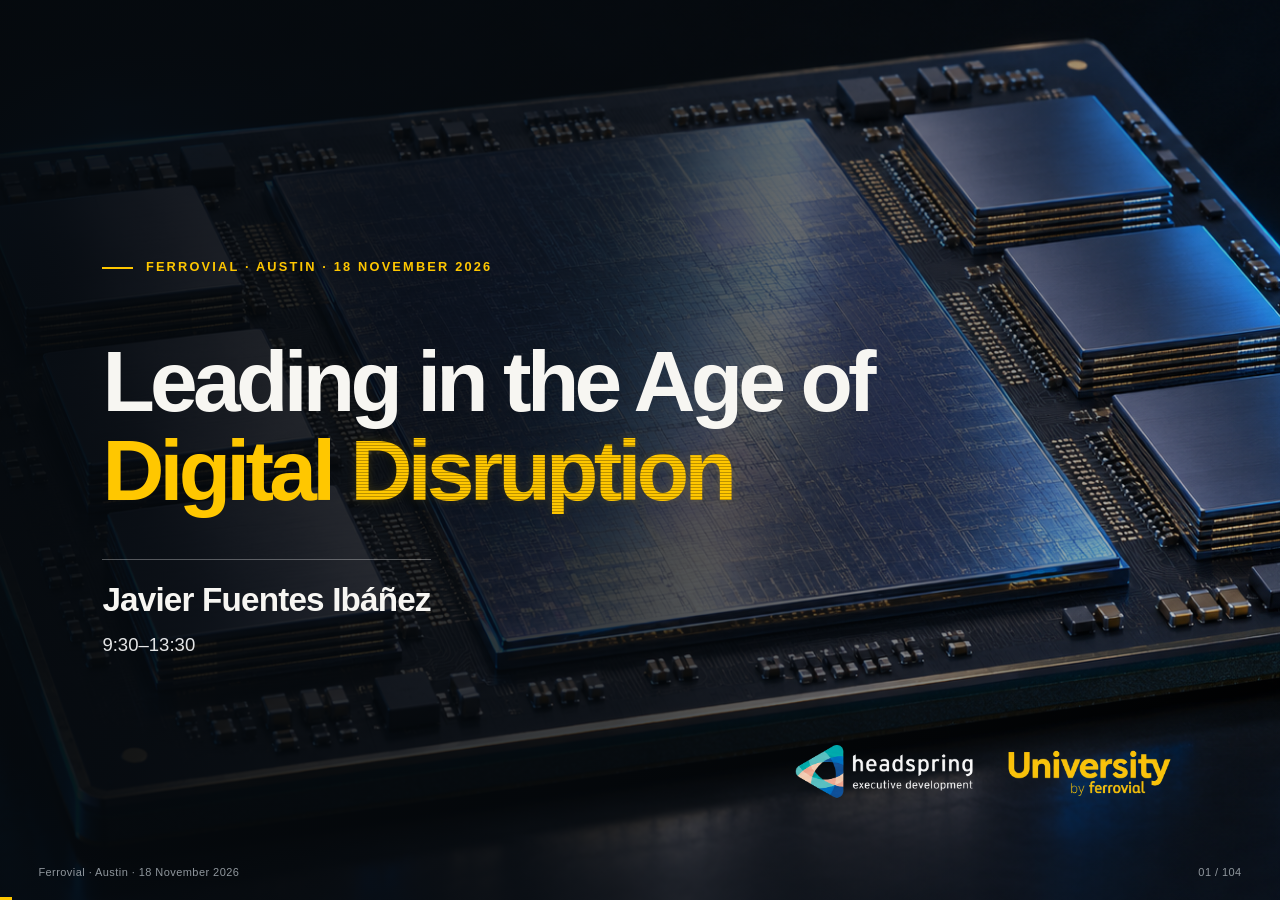
<file: index.html>
<!doctype html>
<html lang="en">
<head>
<meta charset="utf-8">
<meta name="viewport" content="width=device-width, initial-scale=1">
<title>Leading in the Age of Digital Disruption · Ferrovial</title>
<style>
:root {
  --fondo: #111111; --fondo-2: #1c1c1c; --papel: #ffffff; --papel-suave: #acadaf;
  --linea: #333333; --acento: #ffc700; --acento-suave: #3a2f00;
  --coral: #ff6a4d; --verde: #4fd18c; --ambar: #ffc700;
  --serif: 'Ferrovial New', 'Helvetica Neue', Helvetica, Arial, sans-serif;
  --sans: 'Ferrovial New', 'Helvetica Neue', Helvetica, Arial, sans-serif;
  --mono: 'Ferrovial New', 'Helvetica Neue', Helvetica, Arial, sans-serif;
}
* { margin: 0; padding: 0; box-sizing: border-box; }
html, body { height: 100%; }
body { font-family: var(--serif); background: var(--fondo); color: var(--papel); overflow: hidden; cursor: pointer; user-select: none; }
.slide { position: absolute; inset: 0; display: none; align-items: center; justify-content: center; padding: 6vh 7vw; }
.slide.on { display: flex; animation: entra .35s ease; }
@keyframes entra { from { opacity: 0; transform: translateY(10px); } to { opacity: 1; transform: none; } }
.inner { max-width: 1120px; width: 100%; }

.kicker { font-family: var(--mono); font-size: clamp(12px, 1.1vw, 14px); letter-spacing: .14em; text-transform: uppercase; color: var(--acento); margin-bottom: 3vh; font-weight: 700; }
.gigante { font-size: clamp(42px, 7.5vw, 104px); line-height: 1.06; letter-spacing: -.02em; font-weight: 600; }
.statement { font-size: clamp(26px, 3.7vw, 50px); line-height: 1.26; letter-spacing: -.012em; font-weight: 500; }
.statement em, .gigante em { font-style: italic; }
.statement strong, .gigante strong { color: var(--acento); font-weight: inherit; }
.hl { color: var(--acento); }
.sub { font-family: var(--sans); font-size: clamp(15px, 1.7vw, 19px); color: var(--papel-suave); margin-top: 4vh; line-height: 1.55; }
.sub strong { color: var(--papel); font-weight: 600; }
.redflag { font-family: var(--sans); font-size: clamp(15px, 1.7vw, 19px); color: var(--coral); margin-top: 3.5vh; line-height: 1.5; }
.num { font-family: var(--mono); color: var(--acento); font-size: clamp(14px, 1.3vw, 17px); letter-spacing: .1em; margin-bottom: 2vh; }
.fromto { font-family: var(--sans); font-size: clamp(16px, 1.8vw, 21px); color: var(--papel-suave); margin-bottom: 2.5vh; }
.fromto b { color: var(--papel); font-weight: 600; }
.fromto .arrow { color: var(--acento); margin: 0 .4em; }

.lista { list-style: none; margin-top: 2vh; }
.lista li { font-size: clamp(20px, 2.6vw, 34px); line-height: 1.3; padding: 1.6vh 0; border-top: 1px solid var(--linea); display: grid; grid-template-columns: 3.2em 1fr; gap: 1em; align-items: baseline; }
.lista li:last-child { border-bottom: 1px solid var(--linea); }
.lista .n { font-family: var(--mono); color: var(--acento); font-size: .6em; letter-spacing: .1em; }
.lista.compact li { font-size: clamp(17px, 2.1vw, 27px); padding: 1.2vh 0; }
.lista li.muted { color: var(--papel-suave); }
.lista li.hot { color: var(--coral); }

.step { opacity: 0; transform: translateY(14px); transition: opacity .35s ease, transform .35s ease; }
.step.on { opacity: 1; transform: none; }

/* Newspaper clippings */
.clips { position: relative; display: flex; flex-wrap: wrap; gap: 3vh 2vw; justify-content: center; align-items: center; margin-top: 3vh; }
.clip { background: #fff; padding: 8px 8px 10px; box-shadow: 4px 6px 0 rgba(0,0,0,.35); max-width: min(44vw, 540px); opacity: 0; transition: opacity .35s ease, transform .35s ease-out; }
.clip img { display: block; width: 100%; height: auto; }
.clip .src { font-family: var(--mono); font-size: 11px; color: #555; margin-top: 6px; letter-spacing: .08em; text-transform: uppercase; }
.clip.r1 { transform: rotate(-4deg) translateY(20px); } .clip.r1.on { transform: rotate(-2deg); }
.clip.r2 { transform: rotate(3deg) translateY(20px); }  .clip.r2.on { transform: rotate(1.5deg); }
.clip.r3 { transform: rotate(-5deg) translateY(20px); } .clip.r3.on { transform: rotate(-2.5deg); }
.clip.on { opacity: 1; }
.clip.big { max-width: min(72vw, 1000px); }
.clips.stack { display: block; position: relative; height: 60vh; }
.clips.stack .clip { position: absolute; max-width: min(50vw, 640px); }
.clips.stack .clip:nth-child(1) { left: 0; top: 0; }
.clips.stack .clip:nth-child(2) { right: 0; top: 15vh; }
.clips.stack .clip:nth-child(3) { left: 10%; top: 30vh; }
.clips.stack .clip.on { z-index: 2; }
.clips.stack .clip.on ~ .clip.on { z-index: 3; }
.clips.stack .clip.on ~ .clip.on ~ .clip.on { z-index: 4; }

/* Full-bleed images */
.slide.foto { padding: 0; background: #000; }
.slide.foto img { width: 100%; height: 100%; object-fit: cover; }
.slide.foto .cap { position: absolute; left: 7vw; bottom: 8vh; font-family: var(--mono); font-size: clamp(13px, 1.3vw, 17px); letter-spacing: .14em; text-transform: uppercase; color: var(--papel); text-shadow: 0 2px 10px rgba(0,0,0,.8); }
.slide.negro .gigante { text-align: center; }

.quote { font-size: clamp(22px, 3vw, 40px); line-height: 1.3; font-style: italic; }
.quote strong { color: var(--acento); font-weight: inherit; }
.quote .who { display: block; font-style: normal; font-family: var(--sans); font-size: .5em; color: var(--papel-suave); margin-top: 2.5vh; }

.dos { display: grid; grid-template-columns: 1fr 1fr; gap: 4vw; align-items: center; }
.pick { font-family: var(--sans); font-size: clamp(18px, 2.2vw, 28px); color: var(--ambar); line-height: 1.35; }

/* Time machine */
.slide.viaje { padding: 0; }
.vj-canvas { position: absolute; inset: 0; width: 100%; height: 100%; display: block; }
.vj-hud { position: absolute; top: 6vh; left: 50%; transform: translateX(-50%); text-align: center; z-index: 3; pointer-events: none; transition: opacity .5s ease; }
.viaje.zoomed .vj-hud, .viaje.zoomed .vj-minimap { opacity: 0; }
.vj-year { font-weight: 600; font-family: var(--serif); font-size: clamp(3.2rem, 7.5vw, 6.5rem); color: var(--papel); letter-spacing: -.02em; font-variant-numeric: tabular-nums; line-height: 1; transition: filter .3s ease; }
.vj-year.traveling { filter: blur(1.5px); }
.vj-year.pop { animation: vjPop .45s cubic-bezier(.2,1.6,.4,1); }
@keyframes vjPop { 0% { transform: scale(.96); } 100% { transform: scale(1); } }
.vj-underline { width: 120px; height: 3px; border-radius: 2px; background: var(--acento); margin: 14px auto 0; transition: width .5s ease; }
.vj-hud.traveling .vj-underline { width: 320px; }
.vj-minimap { position: absolute; bottom: 9vh; left: 50%; transform: translateX(-50%); width: min(70vw, 980px); height: 60px; z-index: 3; pointer-events: none; transition: opacity .5s ease; }
.vj-track { position: absolute; top: 24px; left: 0; width: 100%; height: 2px; background: rgba(248,248,246,.18); }
.vj-tick { position: absolute; top: 17px; width: 2px; height: 16px; background: rgba(248,248,246,.4); transform: translateX(-50%); opacity: 0; transition: opacity .8s ease; }
.vj-lbl { position: absolute; top: 40px; transform: translateX(-50%); font: 500 11px var(--mono); letter-spacing: .08em; color: #8a8a93; white-space: nowrap; opacity: 0; transition: opacity .8s ease; }
.vj-tick.visited, .vj-lbl.visited { opacity: 1; }
.vj-lbl.current { color: var(--papel); font-weight: 700; }
.vj-cursor { position: absolute; top: 25px; width: 14px; height: 14px; border-radius: 50%; background: var(--acento); transform: translate(-50%, -50%); box-shadow: 0 0 0 5px rgba(255,199,0,.18), 0 0 18px rgba(255,199,0,.6); }
.vj-flash { position: absolute; inset: 0; z-index: 4; pointer-events: none; background: #fff; opacity: 0; }
.vj-flash.active { animation: vjFlash .35s ease-out; }
@keyframes vjFlash { 0% { opacity: .45; } 100% { opacity: 0; } }

.lista .ans { font-family: var(--mono); font-size: .62em; letter-spacing: .1em; color: var(--ambar); white-space: nowrap; }
.lista.vote li { grid-template-columns: 1fr auto; }
.src-line { font-family: var(--mono); font-size: clamp(11px, 1vw, 13px); letter-spacing: .08em; text-transform: uppercase; color: var(--papel-suave); opacity: .75; margin-top: 3vh; }
.capas { display: grid; grid-template-columns: repeat(3, 1fr); gap: 2.2vw; margin-top: 3vh; }
.capa { border-top: 2px solid var(--acento); padding-top: 2vh; }
.capa h3 { font-weight: 400; font-size: clamp(20px, 2.3vw, 30px); line-height: 1.15; margin-bottom: 1.5vh; }
.capa p { font-family: var(--sans); font-size: clamp(14px, 1.45vw, 18px); line-height: 1.5; color: var(--papel-suave); }
.capa p strong { color: var(--papel); font-weight: 600; }
@media (max-width: 820px) { .capas { grid-template-columns: 1fr; } }

.slide.foto.contain img { object-fit: contain; }
.slide.foto.claro { background: #f7f7f5; }
.slide.foto .caps { position: absolute; left: 7vw; bottom: 7vh; display: flex; flex-direction: column; gap: 1.2vh; }
.slide.foto .caps .cap { position: static; background: rgba(17,17,17,.85); padding: .6em .9em; text-shadow: none; }

#barra { position: fixed; left: 0; bottom: 0; height: 3px; background: var(--acento); width: 0; transition: width .3s ease; z-index: 9; }
#pag { position: fixed; right: 2vw; bottom: 2vh; font-family: var(--mono); font-size: 12px; color: var(--papel-suave); opacity: .7; z-index: 9; }
.pie { position: fixed; left: 2vw; bottom: 2vh; font-family: var(--mono); font-size: 12px; color: var(--papel-suave); opacity: .5; z-index: 9; }
.cover .presenter-name { color:var(--papel); font-size:clamp(26px,2.6vw,42px); font-weight:600; letter-spacing:-.025em; line-height:1.2; margin-bottom:1.2vh; }
</style>
<link rel="stylesheet" href="stage.css?v=agenda-1">
</head>
<body>

<!-- COVER -->
<section class="slide cover" data-chapter="Digital disruption"><div class="inner">
  <div class="kicker">Ferrovial · Austin · 18 November 2026</div>
  <div class="gigante" aria-label="Leading in the Age of Digital Disruption">Leading in the Age of<br><strong>Digital <span class="crt-accent" data-text="Disruption">Disruption</span></strong></div>
  <div class="sub"><div class="presenter-name">Javier Fuentes Ibáñez</div><span>9:30–13:30</span></div>
</div>
<div class="cover-partners" aria-label="Headspring and University by Ferrovial">
  <span class="partner-logo headspring"><img src="img/partners-transparent.png" alt="headspring executive development" width="2170" height="725"></span>
  <span class="partner-logo university"><img src="img/partners-transparent.png" alt="University by ferrovial" width="2170" height="725"></span>
</div></section>

<!-- TIME MACHINE (opening) -->
<section class="slide viaje" data-title="A journey through time">
  <canvas class="vj-canvas" aria-label="A journey through time, starting in Austin"></canvas>
  <div class="vj-hud"><div class="vj-year">2026</div><div class="vj-underline"></div></div>
  <div class="vj-minimap"><div class="vj-track"></div><div class="vj-cursor"></div></div>
  <div class="vj-flash"></div>
  <div class="travel-credit">2026 image: <a href="https://commons.wikimedia.org/wiki/File:Lady_Bird_Lake_in_Austin,_TX.jpg" target="_blank" rel="noopener noreferrer">Austin · Microbesandmuck27</a> · <a href="https://creativecommons.org/licenses/by-sa/4.0/" target="_blank" rel="noopener noreferrer">CC BY-SA 4.0</a></div>
</section>

<section class="slide negro impact"><div class="inner">
  <div class="statement" style="text-align:center" aria-label="Every jump is shorter than the one before. The next one fits inside your career.">Every jump is shorter than the one before.<br><strong>The next one fits inside <span class="crt-accent" data-text="your career">your career</span>.</strong></div>
</div></section>

<!-- OPEN -->
<section class="slide"><div class="inner">
  <div class="kicker">Leading in the Age of Digital Disruption</div>
  <div class="gigante">Ninety days.<br>Four demos.<br>Three ways of working.</div>
  <div class="sub">No theory. No AI literacy. You have done that.</div>
</div></section>

<section class="slide impact weird-beat" data-title="Things are gonna get weird"><div class="inner">
  <div class="gigante" aria-label="A lot is going on. Things are gonna get weird.">A lot is going on.<br>Things are gonna get <strong><span class="crt-accent" data-text="weird">weird</span>.</strong></div>
</div></section>

<!-- ALLJOINED: the "weird" made visible -->
<section class="slide film local" data-title="Alljoined · An image rebuilt from brain signals" data-duration="0:59">
  <video controls playsinline preload="metadata" aria-label="Alljoined demonstration: an image reconstructed from brain signals, 59 seconds" src="video/alljoined-demo.mp4"></video>
  <div class="film-intro">
    <div class="kicker">Alljoined · A headset of electrodes · No surgery</div>
    <h1>A person looks at an object.<br><strong>The screen draws it from brain signals.</strong></h1>
    <button type="button" class="film-play"><span aria-hidden="true">▶</span> Play video <span class="film-duration">0:59</span></button>
    <p>Space to play or pause · → to continue</p>
  </div>
  <span class="film-source">Alljoined · demonstration</span>
  <p class="film-error" role="alert" hidden>The video could not load. Open it from the video folder.</p>
</section>

<!-- NINETY DAYS -->
<section class="slide chapter" data-chapter="Ninety days"><div class="inner">
  <div class="kicker">Part one</div>
  <div class="gigante">Ninety <strong>days.</strong></div>
  <div class="sub">What happened since the summer.</div>
</div></section>

<section class="slide foto contain" data-title="Grigori Perelman">
  <img src="img/perelman.png" alt="Grigori Perelman" decoding="sync">
</section>

<section class="slide foto contain claro" data-title="The Millennium Prize Problems"><img src="img/millennium.png" alt="Overview of the seven Millennium Prize Problems" decoding="sync"></section>

<section class="slide negro impact"><div class="inner">
  <div class="statement" style="text-align:center">For twenty-six years, the score stayed at<br><strong>one out of seven.</strong></div>
</div></section>

<section class="slide steps evidence single"><div class="inner">
  <div class="kicker">5 September 2026</div>
  <div class="statement">An AI system produced a proof for a <strong>second one</strong>.<br>10,000 agents. 88 hours.</div>
  <div class="clips">
    <div class="clip r1 big step"><img src="img/clip-quartz-navier.png" alt="News clipping: quartz navier" decoding="sync"><div class="src">Quartz · September 2026</div></div>
  </div>
</div></section>

<section class="slide foto contain claro" data-title="Millennium Prize Problems: progress"><img src="img/millennium-progress.png" alt="Status of the Millennium Prize Problems" decoding="sync"></section>

<section class="slide proof-time" data-title="The machine did the work in under four days"><div class="inner">
  <div class="kicker">Two different clocks</div>
  <div class="gigante" aria-label="The machine did the work in under four days.">The machine did the work<br>in <strong><span class="crt-accent" data-text="under four days" aria-hidden="true">under four days</span>.</strong></div>
  <div class="proof-human">Trust and credit are still<br><strong>on human time.</strong></div>
  <p class="proof-context">A result for forced Navier–Stokes. Independent human confirmation pending.<br>The Clay problem remains open; the mathematical credit is disputed.</p>
</div></section>

<section class="slide foto contain claro" data-title="The AI capability horizon"><img src="img/horizon-nov-2026.jpg" alt="Duration of coding and ML research tasks AI models can complete with 80% success. Circles show METR measurements; diamonds show estimates derived from Anthropic internal scores; dashed lines are extrapolations." decoding="sync"></section>

<!-- THE CURVE -->
<section class="slide steps evidence single prediction-beat" data-chapter="The accelerating frontier"><div class="inner">
  <div class="kicker">The pace is accelerating</div>
  <div class="statement">The curve is steepening.<br><strong>Progress now runs about twice as fast.</strong></div>
  <div class="prediction-punch" role="heading" aria-level="2" aria-label="Precise predictions are useless. The direction is not.">Precise predictions<br>are <span class="crt-accent" data-text="useless" aria-hidden="true">useless</span>.<small class="prediction-turn">The direction is not.</small></div>
  <div class="clips">
    <div class="clip r1 big step"><img src="img/clip-metr-aeci.png" alt="Chart: METR estimate of the acceleration of Anthropic model capability" decoding="sync"><div class="src">METR · November 2026 · acceleration 1.9× · 95% CI 1.5×–2.8×</div></div>
  </div>
</div></section>

<section class="slide steps evidence single yet-beat"><div class="inner">
  <div class="kicker">Recursive self-improvement?</div>
  <div class="statement">AI now leads a quarter of the work of building AI.<br><strong>None of it is fully automated.</strong></div>
  <div class="clips">
    <div class="clip r1 big step"><img src="img/clip-anthropic-rd.png" alt="Chart: share of Anthropic model R&amp;D tasks led by AI" decoding="sync"><div class="src">Anthropic · R&amp;D Automation Index · August 2026</div></div>
  </div>
  <div class="yet-word step" role="heading" aria-level="2" aria-label="Yet."><span class="crt-accent" data-text="YET." aria-hidden="true">YET.</span></div>
</div></section>

<section class="slide steps evidence single"><div class="inner">
  <div class="kicker">The 2027 intelligence explosion</div>
  <div class="statement">AI that matches the best human AI researchers:<br><strong>likely in 2027.</strong></div>
  <div class="clips">
    <div class="clip r1 big step"><img src="img/clip-aifutures-al5.png" alt="Chart: logistic extrapolation of automation of Anthropic model R&amp;D" decoding="sync"><div class="src">AI Futures Project · November 2026 · an extrapolation: no task is rated fully automated today</div></div>
  </div>
  <div class="redflag step" style="color:var(--papel-suave)">A forecast, not a fact. It assumes no major slowdown, and much of the evidence is not public.</div>
</div></section>

<section class="slide steps evidence"><div class="inner">
  <div class="kicker">Meanwhile, in the same ninety days</div>
  <ul class="lista compact">
    <li class="step"><span class="n">SEP</span>Anthropic, OpenAI, Google and xAI each ship a new frontier model. Within four weeks.</li>
    <li class="step"><span class="n">OCT</span>Google, Meta, Mistral and three Chinese labs answer. Several with open weights.</li>
    <li class="step"><span class="n">NOW</span>Every one of them is sold on the same promise: it works alone, for longer.</li>
    <li class="step today-row"><span class="n">TODAY</span>Anthropic prices its IPO. Its shares are due to start trading on Nasdaq tomorrow.</li>
  </ul>
  <div class="clips">
    <div class="clip r2 step"><img src="img/clip-cnbc-argon.png" alt="News clipping: cnbc argon" decoding="sync"><div class="src">CNBC · October 2026</div></div>
  </div>
</div></section>

<section class="slide steps evidence"><div class="inner">
  <div class="kicker">And it left the screen</div>
  <div class="statement">Autonomous excavators are doing <strong>paid work</strong> on live jobsites.<br>Their maker raised $600 million in October.</div>
  <div class="clips">
    <div class="clip r1 step"><img src="img/clip-cdive-bedrock.png" alt="News clipping: cdive bedrock" decoding="sync"><div class="src">Construction Dive · August 2026</div></div>
    <div class="clip r2 step"><img src="img/clip-cdive-icon.png" alt="News clipping: cdive icon" decoding="sync"><div class="src">Construction Dive · October 2026</div></div>
  </div>
</div></section>

<!-- BEDROCK: THE JOBSITE EXAMPLE IN MOTION -->
<section class="slide film" data-title="Bedrock · Autonomous excavation on a real jobsite" data-duration="2:08">
  <video controls playsinline preload="metadata" aria-label="Bedrock Robotics: Building with Champion Site Prep, 2 minutes 8 seconds" src="https://stream.mux.com/902fdQL02500XATsaspMCz5u02etpxa8vYCs5xtuK9FP7Ns/720p.mp4">
    <a href="https://bedrockrobotics.com/" target="_blank" rel="noopener noreferrer">Watch the video on Bedrock's website</a>
  </video>
  <div class="film-intro">
    <div class="kicker">Bedrock Robotics · A customer explains why</div>
    <h1>A contractor explains why.<br><strong>Watch the empty cab.</strong></h1>
    <button type="button" class="film-play"><span aria-hidden="true">▶</span> Play video <span class="film-duration">2:08</span></button>
    <p>Space to play or pause · → to continue</p>
  </div>
  <a class="film-source" href="https://bedrockrobotics.com/" target="_blank" rel="noopener noreferrer">Bedrock · Building with Champion Site Prep ↗</a>
  <p class="film-error" role="alert" hidden>The video could not load. Check your connection or <a href="https://bedrockrobotics.com/" target="_blank" rel="noopener noreferrer">watch it on Bedrock's website</a>.</p>
</section>

<!-- A two-minute pause: official Figure demonstration, played manually. -->
<section class="slide film" data-duration="2:14" data-title="Figure · Intelligence in the physical world">
  <video controls playsinline preload="metadata" aria-label="Figure: Helix 02 Bedroom Tidy, 2 minutes 14 seconds" src="https://videos.ctfassets.net/qx5k8y1u9drj/6ejXSHWNFd9qTBVxopCWF8/398d4ebfdde91a77a3c6cf41754fd82d/Tidy_Bedroom_MP4_Longer_Ending__1_.mp4">
    <a href="https://www.figure.ai/news/helix-02-bedroom-tidy" target="_blank" rel="noopener noreferrer">Watch the video on Figure's website</a>
  </video>
  <div class="film-intro">
    <div class="kicker">Figure · Helix 02 · May 2026</div>
    <h1>Intelligence in the<br><strong>physical world.</strong></h1>
    <button type="button" class="film-play"><span aria-hidden="true">▶</span> Play video <span class="film-duration">2:14</span></button>
    <p>Space to play or pause · → to continue</p>
  </div>
  <a class="film-source" href="https://www.figure.ai/news/helix-02-bedroom-tidy" target="_blank" rel="noopener noreferrer">Figure · Helix 02 Bedroom Tidy ↗</a>
  <p class="film-error" role="alert" hidden>The video could not load. Check your connection or <a href="https://www.figure.ai/news/helix-02-bedroom-tidy" target="_blank" rel="noopener noreferrer">watch it on Figure's website</a>.</p>
</section>

<section class="slide"><div class="inner">
  <div class="statement">Waves now arrive faster than organisations absorb them.<br><strong>You do not catch a wave by finishing the course on the previous one.</strong></div>
  <div class="sub">For a leader, continuous learning is not a course. It is a habit: <strong>one hour a week with the tool in your own hands.</strong></div>
</div></section>

<!-- FOUR DEMOS -->
<section class="slide chapter" data-chapter="Four demos"><div class="inner">
  <div class="kicker">Part two</div>
  <div class="gigante">Four <strong>demos.</strong></div>
  <div class="sub">One story: a real tender. SH 99 Grand Parkway, Segment B-1 (TxDOT, Houston). It is February 2026 and proposals are due on the 26th. Each demo starts from a leader's task, not from a feature.</div>
</div></section>

<section class="slide demo" data-mark="01"><div class="inner">
  <div class="num">DEMO 1 · REASONING</div>
  <div class="statement">A 408-page contract. Three weeks to the deadline.<br><strong>Do not ask for a summary. Ask it to argue against you.</strong></div>
  <div class="sub">Watch for: a co-thinker, not an intern.</div>
</div></section>

<section class="slide demo" data-mark="02"><div class="inner">
  <div class="num">DEMO 2 · AGENT WITH A BROWSER</div>
  <div class="statement">3 February. The owner publishes Addendum No. 3.<br><strong>Nobody touches the mouse. Watch it move.</strong></div>
  <div class="sub">SH 99 Grand Parkway, Segment B-1 · TxDOT · three public addenda · live on txdot.gov.</div>
</div></section>

<section class="slide demo" data-mark="03"><div class="inner">
  <div class="num">DEMO 3 · AGENT</div>
  <div class="statement">One public tender. One paragraph of instructions.<br><strong>Build a working bid / no-bid tool.</strong></div>
  <div class="sub">Start the agent now. We’ll check what it built after Demo 4.</div>
</div></section>

<section class="slide demo" data-mark="04"><div class="inner">
  <div class="num">DEMO 4 · SYNTHETIC VIDEO</div>
  <div class="statement">Imagine it’s 30 April and you’ve won the tender.<br><strong>One message to the team. Recorded once. Delivered in four languages.</strong></div>
  <div class="sub">Watch for: what is real on this screen.</div>
</div></section>

<section class="slide film local" data-title="The original message, in Spanish" data-duration="0:33">
  <video controls playsinline preload="metadata" aria-label="The original message, in Spanish, 33 seconds" src="video/demo3-original-es.mp4"></video>
  <div class="film-intro">
    <div class="kicker">Demo 4 · The original recording</div>
    <h1>Recorded once.<br><strong>In Spanish.</strong></h1>
    <button type="button" class="film-play"><span aria-hidden="true">▶</span> Play video <span class="film-duration">0:33</span></button>
    <p>Space to play or pause · → to continue</p>
  </div>
  <span class="film-source">Original recording · Spanish</span>
  <p class="film-error" role="alert" hidden>The video could not load. Open it from the video folder.</p>
</section>

<section class="slide film local" data-title="The message, translated into English" data-duration="0:37">
  <video controls playsinline preload="metadata" aria-label="The message, translated into English, 37 seconds" src="video/demo3-english.mp4"></video>
  <div class="film-intro">
    <div class="kicker">Demo 4 · Same recording · translated</div>
    <h1>Same face. Same voice.<br><strong>Now in English.</strong></h1>
    <button type="button" class="film-play"><span aria-hidden="true">▶</span> Play video <span class="film-duration">0:37</span></button>
    <p>Space to play or pause · → to continue</p>
  </div>
  <span class="film-source">Synthetic translation · English</span>
  <p class="film-error" role="alert" hidden>The video could not load. Open it from the video folder.</p>
</section>

<section class="slide film local" data-title="The message, translated into Polish" data-duration="0:38">
  <video controls playsinline preload="metadata" aria-label="The message, translated into Polish, 38 seconds" src="video/demo3-polish.mp4"></video>
  <div class="film-intro">
    <div class="kicker">Demo 4 · Same recording · translated</div>
    <h1>Same face. Same voice.<br><strong>Now in Polish.</strong></h1>
    <button type="button" class="film-play"><span aria-hidden="true">▶</span> Play video <span class="film-duration">0:38</span></button>
    <p>Space to play or pause · → to continue</p>
  </div>
  <span class="film-source">Synthetic translation · Polish</span>
  <p class="film-error" role="alert" hidden>The video could not load. Open it from the video folder.</p>
</section>

<section class="slide film local" data-title="The message, translated into Zulu" data-duration="0:39">
  <video controls playsinline preload="metadata" aria-label="The message, translated into Zulu, 39 seconds" src="video/demo3-zulu.mp4"></video>
  <div class="film-intro">
    <div class="kicker">Demo 4 · Same recording · translated</div>
    <h1>Same face. Same voice.<br><strong>Now in Zulu.</strong></h1>
    <button type="button" class="film-play"><span aria-hidden="true">▶</span> Play video <span class="film-duration">0:39</span></button>
    <p>Space to play or pause · → to continue</p>
  </div>
  <span class="film-source">Synthetic translation · Zulu</span>
  <p class="film-error" role="alert" hidden>The video could not load. Open it from the video folder.</p>
</section>

<section class="slide film local" data-title="The message, recreated on a synthetic jobsite" data-duration="0:37">
  <video controls playsinline preload="metadata" aria-label="The message, recreated on a synthetic jobsite, 37 seconds" src="video/demo3-recreated.mp4?v=2"></video>
  <div class="film-intro">
    <div class="kicker">Demo 4 · The recreation</div>
    <h1>Same message.<br><strong>Nobody was on that jobsite.</strong></h1>
    <button type="button" class="film-play"><span aria-hidden="true">▶</span> Play video <span class="film-duration">0:37</span></button>
    <p>Space to play or pause · → to continue</p>
  </div>
  <span class="film-source">Synthetic recreation · nothing here was filmed</span>
  <p class="film-error" role="alert" hidden>The video could not load. Open it from the video folder.</p>
</section>

<section class="slide" data-title="Back to Demo 3 · Review the bid tool"><div class="inner">
  <div class="kicker">Back to Demo 3 · The agent</div>
  <div class="statement">What did it build?<br><strong>What would you check before using it?</strong></div>
</div></section>

<!-- WHAT IT CANNOT DO -->
<section class="slide warning" data-chapter="Risks &amp; limits"><div class="inner">
  <div class="kicker" style="color:var(--coral)">Risks &amp; limits</div>
  <div class="gigante">Brilliant and unreliable.<br><strong>In the same minute.</strong></div>
</div></section>

<!-- A MAP OF CAPABILITY BEFORE THE CONSTRUCTION COUNTEREXAMPLE -->
<section class="slide frontier-tour steps" data-title="The jagged frontier · A guided visual tour">
  <div class="frontier-head"><div class="kicker">Brilliant and unreliable</div><div class="frontier-legend"><span>● Tasks in a human job</span><span>● Tasks AI can do</span></div></div>
  <div class="frontier-window"><svg id="frontier-art" xmlns="http://www.w3.org/2000/svg" viewBox="0 0 1800 650" role="img" aria-label="Conceptual progression of a jagged AI capability frontier expanding across tasks in a human job">
<defs><linearGradient id="humanFill" x2="0" y2="1"><stop stop-color="#71c4dd" stop-opacity=".2"/><stop offset="1" stop-color="#71c4dd" stop-opacity=".07"/></linearGradient><linearGradient id="aiFill" x2="1" y2="1"><stop stop-color="#ff8d9a" stop-opacity=".7"/><stop offset="1" stop-color="#ec617c" stop-opacity=".45"/></linearGradient></defs>
<path d="M217,350h30v-12l20,20-20,20v-12h-30z" fill="#71848b" opacity=".45"/><circle cx="120" cy="358" r="85" fill="url(#humanFill)" stroke="#8acbe0" stroke-width="2"/><path d="M115.21,370.00 C115.97,370.67 116.77,371.45 117.28,372.24 C117.79,373.03 118.19,373.93 118.27,374.73 C118.35,375.54 118.18,376.39 117.77,377.07 C117.36,377.75 116.63,378.38 115.79,378.81 C114.95,379.24 113.81,379.52 112.71,379.65 C111.61,379.78 110.33,379.70 109.20,379.59 C108.08,379.48 106.91,379.18 105.96,378.97 C105.01,378.76 104.17,378.46 103.52,378.35 C102.87,378.25 102.41,378.17 102.06,378.34 C101.71,378.51 101.56,378.84 101.41,379.37 C101.25,379.90 101.25,380.66 101.13,381.51 C101.01,382.36 100.93,383.46 100.70,384.47 C100.47,385.49 100.17,386.65 99.74,387.60 C99.31,388.55 98.74,389.51 98.12,390.18 C97.50,390.85 96.73,391.36 96.00,391.59 C95.27,391.82 94.45,391.78 93.74,391.54 C93.03,391.30 92.31,390.75 91.72,390.14 C91.13,389.53 90.62,388.67 90.19,387.87 C89.76,387.07 89.46,386.13 89.16,385.35 C88.86,384.57 88.66,383.79 88.38,383.19 C88.10,382.59 87.85,382.10 87.47,381.74 C87.09,381.38 86.65,381.18 86.09,381.01 C85.53,380.84 84.84,380.81 84.11,380.71 C83.38,380.61 82.49,380.57 81.69,380.39 C80.89,380.21 80.00,380.01 79.29,379.65 C78.59,379.29 77.89,378.81 77.46,378.25 C77.03,377.69 76.74,376.98 76.70,376.27 C76.66,375.56 76.86,374.74 77.23,373.99 C77.60,373.25 78.24,372.47 78.90,371.80 C79.56,371.13 80.45,370.52 81.21,370.00 C81.97,369.48 82.84,369.07 83.47,368.68 C84.10,368.29 84.68,368.01 85.01,367.66 C85.34,367.31 85.48,367.02 85.43,366.57 C85.38,366.12 85.09,365.63 84.73,364.98 C84.37,364.33 83.78,363.54 83.27,362.65 C82.76,361.75 82.12,360.68 81.69,359.61 C81.26,358.54 80.85,357.31 80.70,356.22 C80.55,355.13 80.54,353.98 80.77,353.08 C81.00,352.18 81.46,351.36 82.07,350.83 C82.68,350.30 83.54,349.98 84.41,349.92 C85.28,349.86 86.34,350.08 87.30,350.45 C88.26,350.82 89.30,351.48 90.19,352.13 C91.08,352.78 91.94,353.64 92.67,354.35 C93.40,355.06 94.01,355.83 94.57,356.37 C95.12,356.91 95.55,357.36 96.00,357.59 C96.45,357.82 96.83,357.85 97.29,357.73 C97.76,357.61 98.22,357.26 98.79,356.89 C99.36,356.52 100.00,355.96 100.70,355.53 C101.40,355.10 102.21,354.59 102.99,354.29 C103.77,353.99 104.64,353.76 105.38,353.75 C106.12,353.74 106.87,353.90 107.45,354.23 C108.03,354.56 108.52,355.12 108.84,355.74 C109.16,356.36 109.31,357.18 109.37,357.96 C109.43,358.74 109.31,359.63 109.20,360.41 C109.09,361.19 108.84,361.98 108.73,362.65 C108.62,363.32 108.47,363.90 108.52,364.42 C108.57,364.94 108.71,365.34 109.04,365.76 C109.37,366.18 109.88,366.51 110.49,366.92 C111.10,367.33 111.92,367.73 112.71,368.24 C113.50,368.75 114.45,369.33 115.21,370.00 Z" fill="url(#aiFill)" stroke="#ff7c91" stroke-width="1.5" stroke-linejoin="round"/><path d="M467,350h30v-12l20,20-20,20v-12h-30z" fill="#71848b" opacity=".45"/><circle cx="370" cy="358" r="85" fill="url(#humanFill)" stroke="#8acbe0" stroke-width="2"/><path d="M420.39,358.00 C422.17,359.72 423.70,361.78 424.43,363.72 C425.16,365.66 425.28,367.82 424.74,369.64 C424.20,371.46 422.88,373.26 421.18,374.63 C419.49,376.00 417.02,377.10 414.57,377.84 C412.12,378.58 409.13,378.90 406.47,379.06 C403.81,379.22 400.96,378.94 398.61,378.79 C396.26,378.64 394.08,378.21 392.38,378.15 C390.68,378.09 389.38,378.02 388.39,378.43 C387.39,378.84 386.89,379.50 386.41,380.58 C385.93,381.65 385.82,383.19 385.52,384.88 C385.21,386.57 385.06,388.74 384.58,390.74 C384.10,392.74 383.52,395.05 382.64,396.90 C381.76,398.75 380.61,400.61 379.32,401.86 C378.03,403.11 376.43,404.04 374.88,404.39 C373.33,404.74 371.57,404.55 370.00,403.98 C368.43,403.41 366.84,402.22 365.48,400.97 C364.12,399.72 362.90,397.97 361.82,396.46 C360.74,394.95 359.88,393.22 358.98,391.90 C358.08,390.58 357.36,389.36 356.40,388.55 C355.44,387.74 354.51,387.26 353.24,387.03 C351.97,386.80 350.53,387.01 348.80,387.19 C347.07,387.37 345.01,387.89 342.88,388.12 C340.75,388.35 338.27,388.69 336.02,388.59 C333.77,388.49 331.31,388.23 329.37,387.52 C327.43,386.81 325.56,385.72 324.38,384.34 C323.20,382.96 322.41,381.13 322.28,379.25 C322.15,377.37 322.67,375.12 323.62,373.07 C324.57,371.01 326.25,368.81 328.01,366.92 C329.77,365.04 332.14,363.25 334.20,361.76 C336.26,360.27 338.61,359.07 340.39,358.00 C342.17,356.93 343.85,356.19 344.87,355.36 C345.89,354.53 346.45,353.91 346.49,353.00 C346.53,352.09 345.92,351.19 345.09,349.91 C344.26,348.63 342.81,347.12 341.49,345.31 C340.17,343.50 338.46,341.32 337.19,339.06 C335.92,336.80 334.60,334.18 333.89,331.77 C333.18,329.36 332.77,326.75 332.93,324.62 C333.09,322.49 333.79,320.43 334.86,318.97 C335.94,317.51 337.60,316.42 339.38,315.86 C341.16,315.30 343.41,315.30 345.52,315.60 C347.63,315.90 349.97,316.78 352.04,317.65 C354.11,318.52 356.15,319.82 357.92,320.81 C359.69,321.80 361.26,322.94 362.69,323.61 C364.12,324.28 365.29,324.77 366.51,324.83 C367.73,324.89 368.78,324.55 370.00,323.98 C371.22,323.41 372.44,322.37 373.85,321.41 C375.26,320.45 376.82,319.14 378.46,318.21 C380.10,317.28 381.96,316.28 383.71,315.82 C385.46,315.36 387.35,315.14 388.94,315.46 C390.53,315.78 392.09,316.58 393.24,317.75 C394.39,318.92 395.29,320.64 395.82,322.46 C396.35,324.28 396.47,326.57 396.41,328.67 C396.35,330.77 395.86,333.09 395.47,335.06 C395.09,337.03 394.40,338.94 394.10,340.49 C393.80,342.04 393.45,343.30 393.66,344.34 C393.87,345.38 394.35,346.04 395.36,346.71 C396.37,347.38 397.88,347.75 399.70,348.35 C401.52,348.95 403.93,349.45 406.27,350.29 C408.61,351.13 411.41,352.12 413.76,353.40 C416.11,354.68 418.61,356.28 420.39,358.00 Z" fill="url(#aiFill)" stroke="#ff7c91" stroke-width="1.5" stroke-linejoin="round"/><path d="M717,350h30v-12l20,20-20,20v-12h-30z" fill="#71848b" opacity=".45"/><circle cx="620" cy="358" r="85" fill="url(#humanFill)" stroke="#8acbe0" stroke-width="2"/><path d="M714.81,358.00 C716.90,361.21 718.03,364.95 717.94,368.29 C717.85,371.63 716.41,375.14 714.25,378.03 C712.09,380.91 708.56,383.55 704.95,385.60 C701.34,387.65 696.73,389.14 692.60,390.33 C688.47,391.52 683.93,392.07 680.19,392.75 C676.45,393.43 672.91,393.68 670.14,394.43 C667.37,395.18 665.25,395.88 663.59,397.25 C661.93,398.62 661.05,400.35 660.18,402.62 C659.31,404.89 659.04,407.81 658.39,410.85 C657.74,413.89 657.30,417.57 656.28,420.84 C655.26,424.11 654.02,427.74 652.27,430.48 C650.52,433.23 648.26,435.81 645.77,437.31 C643.28,438.81 640.24,439.62 637.32,439.48 C634.40,439.34 631.14,438.16 628.25,436.46 C625.36,434.76 622.47,431.99 620.00,429.30 C617.53,426.61 615.37,423.14 613.45,420.31 C611.53,417.48 610.06,414.42 608.46,412.31 C606.86,410.20 605.61,408.48 603.87,407.66 C602.13,406.84 600.41,406.84 598.01,407.38 C595.61,407.92 592.85,409.43 589.47,410.89 C586.10,412.35 582.04,414.55 577.76,416.14 C573.48,417.73 568.48,419.56 563.81,420.41 C559.14,421.26 553.99,421.76 549.76,421.24 C545.53,420.72 541.33,419.38 538.41,417.28 C535.49,415.18 533.23,412.05 532.25,408.66 C531.27,405.27 531.45,400.98 532.56,396.93 C533.67,392.88 536.13,388.33 538.90,384.35 C541.67,380.37 545.62,376.41 549.17,373.06 C552.72,369.71 556.93,366.79 560.20,364.28 C563.47,361.77 566.72,359.88 568.81,358.00 C570.90,356.12 572.30,354.75 572.74,353.03 C573.18,351.31 572.55,349.77 571.44,347.68 C570.33,345.59 568.12,343.27 566.09,340.48 C564.06,337.69 561.29,334.39 559.23,330.94 C557.17,327.49 554.95,323.47 553.75,319.75 C552.55,316.03 551.81,311.98 552.03,308.61 C552.25,305.24 553.35,301.97 555.09,299.55 C556.83,297.13 559.58,295.26 562.49,294.12 C565.40,292.98 569.12,292.68 572.58,292.73 C576.05,292.78 579.90,293.67 583.28,294.40 C586.66,295.13 589.99,296.43 592.88,297.10 C595.77,297.78 598.30,298.52 600.65,298.45 C603.00,298.38 604.90,297.87 606.96,296.67 C609.02,295.47 610.82,293.49 612.99,291.26 C615.16,289.03 617.38,285.99 620.00,283.30 C622.62,280.61 625.58,277.41 628.71,275.11 C631.85,272.81 635.43,270.55 638.81,269.50 C642.19,268.45 645.88,268.05 648.98,268.80 C652.08,269.55 655.15,271.40 657.40,274.01 C659.65,276.62 661.44,280.45 662.47,284.45 C663.50,288.45 663.74,293.44 663.58,298.02 C663.42,302.60 662.39,307.66 661.50,311.91 C660.61,316.17 659.09,320.29 658.26,323.55 C657.43,326.81 656.46,329.44 656.53,331.46 C656.60,333.48 657.12,334.65 658.69,335.66 C660.26,336.68 662.75,336.95 665.93,337.55 C669.11,338.15 673.41,338.38 677.75,339.24 C682.09,340.10 687.37,341.07 691.98,342.70 C696.59,344.33 701.61,346.47 705.41,349.02 C709.21,351.57 712.72,354.79 714.81,358.00 Z" fill="url(#aiFill)" stroke="#ff7c91" stroke-width="1.5" stroke-linejoin="round"/><path d="M967,350h30v-12l20,20-20,20v-12h-30z" fill="#71848b" opacity=".45"/><circle cx="870" cy="358" r="85" fill="url(#humanFill)" stroke="#8acbe0" stroke-width="2"/><path d="M1001.97,358.00 C1002.27,362.47 1000.86,367.32 998.56,371.51 C996.26,375.69 992.21,379.72 988.15,383.11 C984.09,386.50 978.77,389.31 974.18,391.85 C969.58,394.39 964.54,396.23 960.58,398.33 C956.62,400.43 953.04,402.09 950.45,404.45 C947.86,406.81 946.20,409.23 945.02,412.50 C943.84,415.77 943.70,419.64 943.37,424.07 C943.04,428.50 943.43,433.83 943.03,439.10 C942.63,444.37 942.33,450.45 940.98,455.69 C939.63,460.93 937.74,466.47 934.96,470.51 C932.18,474.55 928.43,478.12 924.29,479.93 C920.14,481.74 915.01,482.31 910.09,481.38 C905.17,480.45 899.62,477.79 894.74,474.38 C889.86,470.97 884.94,465.83 880.82,460.91 C876.70,456.00 873.08,449.88 870.00,444.89 C866.92,439.90 864.63,434.62 862.33,430.99 C860.03,427.36 858.41,424.41 856.17,423.08 C853.93,421.75 851.91,421.86 848.88,423.00 C845.85,424.14 842.41,426.98 837.98,429.92 C833.55,432.87 828.17,437.19 822.27,440.67 C816.37,444.16 809.34,448.24 802.56,450.83 C795.78,453.42 788.13,455.65 781.57,456.21 C775.01,456.77 768.26,456.15 763.17,454.19 C758.08,452.23 753.68,448.66 751.04,444.43 C748.40,440.20 747.20,434.45 747.35,428.81 C747.50,423.17 749.44,416.54 751.93,410.57 C754.42,404.60 758.55,398.37 762.29,393.00 C766.03,387.63 770.76,382.65 774.37,378.33 C777.98,374.00 781.66,370.44 783.93,367.05 C786.20,363.66 787.67,360.99 787.97,358.00 C788.27,355.01 787.25,352.37 785.73,349.14 C784.21,345.91 781.34,342.52 778.83,338.62 C776.32,334.72 772.94,330.28 770.65,325.72 C768.36,321.17 766.00,316.00 765.08,311.29 C764.16,306.58 763.99,301.54 765.12,297.45 C766.25,293.36 768.69,289.48 771.89,286.72 C775.09,283.96 779.68,281.98 784.34,280.87 C789.00,279.76 794.69,279.79 799.83,280.07 C804.97,280.35 810.50,281.71 815.19,282.56 C819.88,283.41 824.29,284.87 827.96,285.18 C831.63,285.49 834.57,285.65 837.24,284.43 C839.91,283.21 841.79,281.08 843.96,277.85 C846.13,274.62 847.83,270.02 850.24,265.06 C852.65,260.10 855.16,253.78 858.45,248.08 C861.74,242.39 865.62,235.88 870.00,230.89 C874.38,225.90 879.59,221.01 884.70,218.16 C889.81,215.31 895.61,213.54 900.66,213.76 C905.71,213.98 910.95,216.04 915.01,219.48 C919.07,222.92 922.64,228.44 925.02,234.42 C927.40,240.40 928.72,248.13 929.27,255.34 C929.82,262.55 929.09,270.73 928.34,277.70 C927.59,284.67 925.78,291.63 924.76,297.18 C923.74,302.73 922.31,307.41 922.21,310.99 C922.11,314.57 922.43,316.84 924.17,318.64 C925.91,320.44 928.79,321.00 932.67,321.81 C936.55,322.62 941.90,322.69 947.43,323.53 C952.95,324.37 959.78,325.15 965.82,326.87 C971.86,328.59 978.53,330.86 983.69,333.83 C988.85,336.80 993.71,340.65 996.76,344.68 C999.81,348.71 1001.67,353.53 1001.97,358.00 Z" fill="url(#aiFill)" stroke="#ff7c91" stroke-width="1.5" stroke-linejoin="round"/><path d="M1217,350h30v-12l20,20-20,20v-12h-30z" fill="#71848b" opacity=".45"/><circle cx="1120" cy="358" r="85" fill="url(#humanFill)" stroke="#8acbe0" stroke-width="2"/><path d="M1256.90,358.00 C1253.88,362.68 1249.08,367.20 1244.60,371.10 C1240.12,375.00 1234.52,378.28 1230.04,381.39 C1225.56,384.50 1220.92,386.91 1217.74,389.76 C1214.56,392.61 1212.16,395.07 1210.97,398.50 C1209.78,401.93 1209.95,405.57 1210.60,410.31 C1211.25,415.05 1213.30,420.63 1214.88,426.93 C1216.46,433.23 1218.90,440.73 1220.10,448.13 C1221.29,455.53 1222.47,463.98 1222.05,471.34 C1221.63,478.70 1220.30,486.46 1217.57,492.29 C1214.84,498.12 1210.62,503.37 1205.65,506.34 C1200.68,509.31 1194.16,510.71 1187.73,510.12 C1181.30,509.53 1173.78,506.72 1167.05,502.80 C1160.32,498.88 1153.28,492.70 1147.34,486.63 C1141.40,480.56 1135.95,472.84 1131.39,466.38 C1126.83,459.92 1123.27,452.90 1120.00,447.85 C1116.73,442.80 1114.47,438.44 1111.79,436.10 C1109.11,433.76 1106.99,433.08 1103.89,433.81 C1100.79,434.54 1097.54,437.34 1093.19,440.50 C1088.84,443.66 1083.69,448.60 1077.81,452.77 C1071.93,456.94 1064.90,462.03 1057.92,465.52 C1050.94,469.01 1042.99,472.31 1035.94,473.70 C1028.89,475.09 1021.49,475.30 1015.65,473.89 C1009.81,472.48 1004.49,469.31 1000.88,465.26 C997.27,461.20 994.97,455.40 993.98,449.56 C992.99,443.72 993.72,436.66 994.93,430.21 C996.14,423.76 998.91,416.89 1001.22,410.88 C1003.53,404.87 1006.74,399.17 1008.76,394.14 C1010.78,389.11 1012.76,384.80 1013.32,380.67 C1013.88,376.54 1013.53,373.12 1012.13,369.34 C1010.73,365.56 1007.92,362.10 1004.90,358.00 C1001.88,353.90 997.54,349.59 993.98,344.76 C990.42,339.93 986.19,334.48 983.54,329.00 C980.89,323.52 978.54,317.38 978.07,311.88 C977.61,306.38 978.37,300.60 980.75,296.00 C983.13,291.40 987.33,287.18 992.37,284.31 C997.41,281.44 1004.27,279.61 1011.01,278.81 C1017.75,278.01 1025.75,278.63 1032.82,279.51 C1039.89,280.38 1047.33,282.57 1053.43,284.06 C1059.54,285.55 1065.08,287.75 1069.45,288.42 C1073.82,289.10 1077.02,289.53 1079.65,288.11 C1082.28,286.69 1083.64,284.06 1085.23,279.90 C1086.82,275.74 1087.55,269.76 1089.17,263.13 C1090.79,256.50 1092.30,248.03 1094.95,240.14 C1097.60,232.24 1100.88,223.14 1105.05,215.76 C1109.22,208.38 1114.49,200.90 1120.00,195.85 C1125.51,190.80 1132.08,186.90 1138.13,185.48 C1144.18,184.06 1150.79,184.76 1156.28,187.32 C1161.77,189.88 1167.07,194.96 1171.07,200.83 C1175.07,206.70 1178.16,214.81 1180.30,222.55 C1182.44,230.29 1183.29,239.40 1183.92,247.28 C1184.55,255.16 1184.00,263.27 1184.06,269.83 C1184.12,276.39 1183.59,282.15 1184.27,286.62 C1184.95,291.09 1185.89,294.17 1188.15,296.64 C1190.41,299.11 1193.68,300.18 1197.85,301.44 C1202.02,302.70 1207.57,303.05 1213.17,304.21 C1218.77,305.37 1225.55,306.38 1231.43,308.39 C1237.31,310.40 1243.70,312.95 1248.43,316.27 C1253.16,319.58 1257.43,323.82 1259.82,328.28 C1262.21,332.73 1263.24,338.05 1262.75,343.00 C1262.26,347.95 1259.93,353.32 1256.90,358.00 Z" fill="url(#aiFill)" stroke="#ff7c91" stroke-width="1.5" stroke-linejoin="round"/><path d="M1467,350h30v-12l20,20-20,20v-12h-30z" fill="#71848b" opacity=".45"/><circle cx="1370" cy="358" r="85" fill="url(#humanFill)" stroke="#8acbe0" stroke-width="2"/><path d="M1502.77,358.00 C1496.58,362.63 1489.25,366.43 1483.64,369.94 C1478.04,373.45 1472.53,376.01 1469.14,379.07 C1465.75,382.13 1463.66,384.62 1463.30,388.31 C1462.94,392.00 1464.58,395.87 1466.98,401.18 C1469.38,406.49 1473.79,412.79 1477.69,420.17 C1481.59,427.55 1486.78,436.43 1490.37,445.46 C1493.96,454.49 1497.69,464.94 1499.24,474.37 C1500.79,483.80 1501.25,493.94 1499.67,502.02 C1498.09,510.09 1494.58,517.76 1489.75,522.82 C1484.92,527.88 1477.94,531.33 1470.68,532.39 C1463.42,533.45 1454.48,532.05 1446.21,529.17 C1437.94,526.29 1428.89,520.78 1421.05,515.11 C1413.21,509.44 1405.60,501.70 1399.15,495.12 C1392.70,488.54 1387.22,481.07 1382.36,475.60 C1377.50,470.13 1373.82,465.15 1370.00,462.30 C1366.18,459.45 1363.20,458.21 1359.44,458.51 C1355.68,458.81 1352.06,461.24 1347.45,464.09 C1342.84,466.94 1337.66,471.67 1331.79,475.61 C1325.92,479.55 1319.06,484.48 1312.24,487.72 C1305.42,490.96 1297.72,494.00 1290.89,495.03 C1284.06,496.06 1276.92,495.81 1271.26,493.90 C1265.60,491.99 1260.49,488.20 1256.95,483.56 C1253.41,478.92 1251.17,472.43 1250.02,466.03 C1248.87,459.63 1249.36,452.01 1250.02,445.17 C1250.68,438.33 1252.75,431.16 1253.97,424.99 C1255.19,418.82 1257.03,413.15 1257.32,408.17 C1257.61,403.19 1257.49,399.13 1255.70,395.14 C1253.91,391.15 1250.78,387.99 1246.56,384.24 C1242.34,380.50 1236.37,377.04 1230.40,372.67 C1224.44,368.30 1216.96,363.54 1210.77,358.00 C1204.58,352.46 1197.78,346.03 1193.24,339.42 C1188.70,332.81 1184.80,325.25 1183.52,318.36 C1182.24,311.47 1182.80,304.07 1185.59,298.08 C1188.38,292.09 1193.69,286.40 1200.23,282.41 C1206.77,278.43 1215.82,275.60 1224.81,274.17 C1233.80,272.74 1244.57,273.02 1254.14,273.82 C1263.71,274.62 1273.88,277.11 1282.24,278.98 C1290.60,280.85 1298.31,283.75 1304.29,285.02 C1310.27,286.29 1314.71,287.50 1318.11,286.58 C1321.51,285.66 1323.12,283.54 1324.68,279.51 C1326.24,275.48 1326.42,269.44 1327.44,262.42 C1328.46,255.40 1328.98,246.22 1330.81,237.40 C1332.64,228.58 1334.93,218.20 1338.44,209.50 C1341.95,200.80 1346.58,191.73 1351.84,185.20 C1357.10,178.67 1363.65,173.15 1370.00,170.30 C1376.35,167.45 1383.60,166.75 1389.96,168.11 C1396.32,169.47 1402.82,173.50 1408.16,178.47 C1413.50,183.44 1418.21,190.82 1422.02,197.90 C1425.83,204.98 1428.53,213.59 1431.01,220.97 C1433.49,228.34 1434.91,236.03 1436.89,242.15 C1438.87,248.27 1440.33,253.60 1442.90,257.67 C1445.48,261.74 1448.32,264.40 1452.34,266.56 C1456.36,268.72 1461.37,269.49 1467.02,270.65 C1472.67,271.81 1479.61,272.15 1486.25,273.54 C1492.89,274.93 1500.54,276.35 1506.85,278.99 C1513.15,281.63 1519.65,285.08 1524.08,289.40 C1528.50,293.72 1532.05,299.22 1533.40,304.91 C1534.75,310.60 1534.28,317.32 1532.18,323.53 C1530.08,329.74 1525.70,336.40 1520.80,342.15 C1515.90,347.89 1508.96,353.37 1502.77,358.00 Z" fill="url(#aiFill)" stroke="#ff7c91" stroke-width="1.5" stroke-linejoin="round"/><circle cx="1620" cy="358" r="85" fill="url(#humanFill)" stroke="#8acbe0" stroke-width="2"/><path d="M1849.18,358.00 C1835.37,366.21 1821.71,372.02 1812.98,378.28 C1804.25,384.54 1798.38,389.03 1796.78,395.58 C1795.18,402.13 1798.18,408.41 1803.40,417.59 C1808.62,426.77 1818.62,437.46 1828.10,450.65 C1837.58,463.84 1850.44,479.82 1860.29,496.73 C1870.13,513.64 1880.90,533.53 1887.17,552.11 C1893.44,570.69 1897.93,591.15 1897.90,608.22 C1897.87,625.29 1894.05,642.19 1886.97,654.50 C1879.89,666.81 1868.28,676.63 1855.45,682.06 C1842.62,687.48 1825.91,688.70 1809.98,687.05 C1794.05,685.40 1775.95,679.02 1759.87,672.14 C1743.79,665.26 1727.56,654.58 1713.51,645.78 C1699.46,636.98 1686.84,626.44 1675.55,619.32 C1664.26,612.20 1655.02,605.82 1645.76,603.04 C1636.50,600.26 1628.83,600.26 1620.00,602.62 C1611.17,604.98 1602.74,610.99 1592.76,617.19 C1582.78,623.39 1571.91,632.67 1560.09,639.83 C1548.27,646.99 1534.86,655.44 1521.83,660.15 C1508.80,664.86 1494.40,668.53 1481.94,668.09 C1469.48,667.65 1456.78,664.16 1447.07,657.52 C1437.36,650.88 1429.02,640.20 1423.65,628.25 C1418.29,616.30 1415.69,600.66 1414.88,585.81 C1414.07,570.96 1416.55,553.93 1418.79,539.17 C1421.03,524.41 1425.87,509.52 1428.32,497.27 C1430.77,485.02 1434.04,474.42 1433.47,465.69 C1432.90,456.96 1430.90,450.77 1424.90,444.87 C1418.90,438.97 1409.51,435.31 1397.49,430.30 C1385.47,425.29 1369.19,421.22 1352.80,414.79 C1336.40,408.36 1316.39,401.20 1299.12,391.73 C1281.85,382.26 1262.99,370.69 1249.18,358.00 C1235.37,345.31 1222.82,330.10 1216.27,315.57 C1209.72,301.04 1207.15,284.73 1209.90,270.83 C1212.65,256.93 1221.09,242.88 1232.77,232.18 C1244.45,221.48 1261.99,212.52 1279.97,206.61 C1297.95,200.70 1320.38,197.92 1340.68,196.73 C1360.98,195.53 1383.20,197.77 1401.76,199.44 C1420.32,201.11 1438.07,205.22 1452.02,206.75 C1465.97,208.28 1477.03,210.29 1485.49,208.61 C1493.95,206.93 1498.70,203.51 1502.78,196.65 C1506.86,189.79 1507.81,179.54 1509.98,167.44 C1512.15,155.34 1512.80,139.40 1515.82,124.02 C1518.84,108.64 1522.27,90.42 1528.10,75.15 C1533.93,59.89 1541.64,43.90 1550.80,32.43 C1559.96,20.96 1571.51,11.30 1583.04,6.33 C1594.57,1.36 1607.93,0.26 1620.00,2.62 C1632.07,4.98 1644.66,12.09 1655.47,20.48 C1666.28,28.87 1676.21,41.43 1684.84,52.94 C1693.47,64.44 1700.38,78.34 1707.24,89.51 C1714.10,100.68 1719.34,111.89 1725.98,119.96 C1732.62,128.03 1738.68,134.09 1747.07,137.90 C1755.46,141.71 1764.78,142.50 1776.33,142.84 C1787.88,143.18 1801.64,140.78 1816.36,139.92 C1831.08,139.06 1848.44,136.91 1864.67,137.69 C1880.90,138.47 1898.99,139.93 1913.73,144.60 C1928.47,149.27 1943.21,156.32 1953.09,165.69 C1962.97,175.06 1970.52,187.62 1973.03,200.82 C1975.54,214.02 1973.69,230.02 1968.13,244.89 C1962.57,259.76 1951.74,276.03 1939.69,290.05 C1927.64,304.07 1910.91,317.69 1895.83,329.01 C1880.74,340.33 1862.99,349.79 1849.18,358.00 Z" fill="url(#aiFill)" stroke="#ff7c91" stroke-width="1.5" stroke-linejoin="round"/>
<path d="M110 325L97 356" stroke="#ff899a" stroke-width="2"/>
</svg></div>
  <div class="frontier-caption">
    <div class="frontier-intro"><h2>The jagged frontier.</h2><p>Capability does not grow evenly across every task.</p></div>
    <div class="frontier-beat step" data-focus="0,1" data-camera="245,358,620" data-min-height="220"><h2>From a toy to useful tasks.</h2><p>AI starts by covering small parts of a human job.</p></div>
<div class="frontier-beat step" data-focus="2,3" data-camera="745,348,650" data-min-height="340"><h2>Brilliant here. Unreliable next door.</h2><p>Capability grows unevenly. Test the exact task.</p></div>
<div class="frontier-beat step" data-focus="4" data-camera="1120,350,520" data-min-height="370"><h2>Bigger. Still jagged.</h2><p>More capability. Gaps remain inside the human job.</p></div>
<div class="frontier-beat step" data-focus="5" data-camera="1370,350,520" data-min-height="400"><h2>It can do the task. Not every time.</h2><p>AI now reaches most of the job. It still gets some of it wrong, and you cannot tell which part in advance.</p></div>
<div class="frontier-beat step" data-focus="6" data-camera="1600,345,800" data-min-height="730"><h2>A possible horizon.</h2><p>AI covers the whole job. A scenario, not a forecast.</p></div>
<div class="frontier-beat step" data-camera="900,325,1800"><h2>Test AI on your own work.</h2><p>AI can excel at one task and struggle with another. How well can it estimate quantities from construction drawings?</p></div>
  </div>
  <div class="frontier-note">Conceptual illustration · capability across tasks, not a timeline</div>
</section>

<section class="slide"><div class="inner">
  <div class="kicker">In your own trade</div>
  <div class="statement">Frontier models were given raw construction drawings and asked for a takeoff.<br>Scores: <strong>2% to 34%</strong>.</div>
  <div class="src-line">Construction's Last Exam · Togal.AI · October 2026 · 33 tasks, no specialist tools</div>
  <div class="sub">The same models that pass the bar exam. <strong>Capability is jagged, and you cannot see the edge from outside.</strong></div>
</div></section>

<section class="slide steps warning evidence single" data-title="Verify the output · Invented citations"><div class="inner">
  <div class="kicker">Verify the output</div>
  <div class="statement">A 237-page report for a government. Invented citations. A partial refund.<br><strong>The model did not sign the report. The firm did.</strong></div>
  <div class="clips">
    <div class="clip r2 big step"><img src="img/clip-fortune-deloitte.png" alt="News clipping: fortune deloitte" decoding="sync"><div class="src">Fortune · October 2025</div></div>
  </div>
</div></section>

<section class="slide steps warning evidence single" data-title="Verify the identity · The $25 million deepfake"><div class="inner">
  <div class="kicker" style="color:var(--coral)">Verify the identity</div>
  <div class="statement">An engineering firm lost <strong>$25 million</strong> in one video call.<br>Every face on the call was synthetic.</div>
  <div class="sub">Verify the request through a separate, trusted channel before you act.</div>
  <div class="clips">
    <div class="clip r1 big step"><img src="img/clip-fortune-arup.png" alt="News clipping: fortune arup" decoding="sync"><div class="src">Fortune · May 2024</div></div>
  </div>
</div></section>

<!-- THREE WAYS OF WORKING -->
<section class="slide chapter" data-chapter="Three ways of working"><div class="inner">
  <div class="kicker">Part three</div>
  <div class="gigante">Three ways<br><strong>of working.</strong></div>
  <div class="sub">The most expensive mistake of the year is using the wrong one.</div>
</div></section>

<section class="slide"><div class="inner">
  <div class="kicker">Three ways of working</div>
  <div class="capas">
    <div class="capa layer-1"><h3>1. Deterministic automation</h3><p>Rules. No intelligence.<br><strong>Cheap, exact, auditable.</strong><br>The same input always gives the same output.</p></div>
    <div class="capa layer-2"><h3>2. AI-enhanced workflows</h3><p>The same fixed flow, with intelligence at the steps that <strong>read, classify or draft.</strong><br>You still decide the path.</p></div>
    <div class="capa layer-3"><h3>3. Agents</h3><p>Intelligence decides the <strong>next step.</strong><br>Powerful, metered, and never twice the same.</p></div>
  </div>
</div></section>

<section class="slide"><div class="inner">
  <div class="kicker">The rule</div>
  <div class="statement">If there is a deterministic way to do it, do it that way.<br><strong>Use an agent only where judgement is needed at every step.</strong></div>
  <div class="sub">Forcing generative AI into a process a rule could run makes it slower, dearer and less reliable. <strong>Not everything is an agent.</strong></div>
</div></section>

<section class="slide steps layer-quiz"><div class="inner">
  <div class="kicker">Hands up: which way of working?</div>
  <div class="layer-legend" aria-label="Ways of working">
    <span class="layer-1"><b>1</b> Deterministic automation <small>Fixed rules</small></span>
    <span class="layer-2"><b>2</b> AI-enhanced workflows <small>Fixed flow, intelligent steps</small></span>
    <span class="layer-3"><b>3</b> Agents <small>AI chooses the next step</small></span>
  </div>
  <ul class="lista compact vote">
    <li class="step"><span>Matching invoices against purchase orders</span><span class="ans step layer-1">MODE 1</span></li>
    <li class="step"><span>Finding the risk clauses in a 400-page contract</span><span class="ans step layer-2">MODE 2</span></li>
    <li class="step"><span>Reconciling toll transactions</span><span class="ans step layer-1">MODE 1</span></li>
    <li class="step"><span>Answering supplier questions about payment status</span><span class="ans step layer-2">MODE 2</span></li>
    <li class="step"><span>Your weekly report to your boss</span><span class="ans step layer-2">MODE 2</span></li>
    <li class="step"><span>A bid: from tender documents to first draft</span><span class="ans step layer-3">MODE 3 · WITH HUMAN GATES</span></li>
  </ul>
  <div class="sub">Disagree with one? Good. <strong>That argument is the skill.</strong></div>
</div></section>

<!-- WHAT YOU KEEP -->
<section class="slide leader-keeps" data-title="Delegate the work. Own the outcome."><div class="inner">
  <div class="kicker">What a leader keeps</div>
  <div class="gigante" aria-label="Delegate the work. Own the outcome.">Delegate the work.<br><strong>Own the <span class="crt-accent" data-text="outcome" aria-hidden="true">outcome</span>.</strong></div>
  <div class="leader-duties">
    <div><span class="duty-number">01 / ASK</span><h3>The question.</h3><p>Frame it. Challenge its assumptions.</p></div>
    <div><span class="duty-number">02 / DATA</span><h3>The boundaries.</h3><p>You decide what data leaves the building.</p></div>
    <div><span class="duty-number">03 / CHECK</span><h3>The judgement.</h3><p>Verify in proportion to what is at stake.</p></div>
    <div><span class="duty-number">04 / SIGN</span><h3>Your name.</h3><p>Accountability stays with you.</p></div>
  </div>
</div></section>

<!-- BRIDGE -->
<section class="slide negro impact"><div class="inner">
  <div class="statement" style="text-align:center" aria-label="That was the technology. Next, we talk about you.">That was the technology.<br><strong>Next, we talk about <span class="crt-accent" data-text="you" aria-hidden="true">you</span>.</strong></div>
</div></section>

<!-- BREAK -->
<section class="slide negro impact" data-chapter="Break"><div class="inner">
  <div class="gigante" style="text-align:center" aria-label="Break."><strong><span class="crt-accent" data-text="Break." aria-hidden="true">Break.</span></strong></div>
</div></section>

<!-- THE HUMAN QUESTION -->
<section class="slide negro impact human-question" data-title="What will we do when machines are smarter than us?"><div class="inner">
  <div class="kicker">Our place in what comes next</div>
  <div class="gigante" aria-label="What will we do when machines are smarter than us?"><strong>What will we <span class="crt-accent" data-text="do" aria-hidden="true">do</span></strong><br>when machines are<br>smarter than us?</div>
</div></section>

<section class="slide negro impact"><div class="inner">
  <div class="kicker" style="text-align:center">One more trip in time</div>
  <div class="gigante" aria-label="It is November 2028. Describe your Monday.">It is November 2028.<br><strong><span class="crt-accent" data-text="Describe" aria-hidden="true">Describe</span> your Monday.</strong></div>
</div></section>

<!-- A Monday in 2028: follow one site decision across the room. -->
<section class="slide monday-tour steps" data-chapter="Monday, 2028" data-title="Monday, 2028 · The duct and the beam">
  <img class="monday-photo" src="img/monday-2029.jpg" alt="An engineering office with a monitor showing two duct routes, a phone showing a steel beam, a watch recording a note, and a mixed reality visor" width="1672" height="941">
  <div class="monday-shade" aria-hidden="true"></div>
  <div class="monday-intro">
    <div class="monday-intro-title">
      <div class="kicker">A morning on the project</div>
      <h2>Monday, <strong>2028.</strong></h2>
    </div>
    <p>A duct clashes with a beam. Can we reroute it before the crew installs it?</p>
  </div>
  <div class="monday-beat step" data-view="right" data-frame=".233 .38 1.65">
    <div class="kicker">08:10 · Computer</div>
    <h2>Spot the <strong>clash.</strong></h2>
    <p>AI compares the latest models and flags where the duct meets the beam.</p>
  </div>
  <div class="monday-beat step" data-view="right" data-frame=".467 .594 3">
    <div class="kicker">09:05 · Phone</div>
    <h2>Check the <strong>site.</strong></h2>
    <p>The crew sends a photo of the beam. Compare what was built with what the model shows.</p>
  </div>
  <div class="monday-beat step" data-view="left" data-frame=".629 .658 3.7">
    <div class="kicker">10:20 · Wearable</div>
    <h2>Capture what <strong>changed.</strong></h2>
    <p>On the site walk, dictate which clearance needs measuring. The note goes straight to the open issue.</p>
  </div>
  <div class="monday-beat step" data-view="left" data-frame=".838 .572 2.12">
    <div class="kicker">11:30 · Mixed reality</div>
    <h2>Walk both <strong>routes.</strong></h2>
    <p>Review both options at full scale. Can the crew install the duct and still reach it for maintenance?</p>
  </div>
  <div class="monday-beat step" data-view="wide">
    <div class="kicker">Back to your Monday</div>
    <h2>What will you find out<br><strong>too late this week?</strong></h2>
  </div>
</section>

<!-- OPEN -->
<section class="slide"><div class="inner">
  <div class="gigante agenda-four">Three ideas.<br>Five patterns.<br>Seven shifts.<br>Five questions.</div>
  <div class="sub">And some things you will not like.</div>
</div></section>


<!-- 2 THREE IDEAS -->
<section class="slide" data-chapter="Three ideas"><div class="inner">
  <div class="kicker">Three ideas</div>
  <div class="num">01</div>
  <div class="gigante" aria-label="The constraint has moved.">The constraint <strong><span class="crt-accent" data-text="has moved" aria-hidden="true">has moved</span>.</strong></div>
  <div class="sub">Qualified people are scarce. Machine capability keeps growing.<br><strong>The opportunity: multiply what your people can do.</strong></div>
</div></section>

<section class="slide steps evidence"><div class="inner">
  <div class="kicker">The constraint today: qualified people</div>
  <div class="clips stack">
    <div class="clip r1 step"><img src="img/clip-fortune-walmart.png" alt="News clipping: fortune walmart" decoding="sync"><div class="src">Fortune · September 2025</div></div>
    <div class="clip r2 step"><img src="img/clip-cdive-bechtel.png" alt="News clipping: cdive bechtel" decoding="sync"><div class="src">Construction Dive · February 2026</div></div>
    <div class="clip r3 step"><img src="img/clip-fortune-900.png" alt="News clipping: fortune 900" decoding="sync"><div class="src">Fortune · September 2025</div></div>
  </div>
</div></section>

<section class="slide"><div class="inner">
  <div class="kicker">Three ideas</div>
  <div class="num">02</div>
  <div class="gigante" aria-label="Capability runs ahead of deployment.">Capability runs <strong><span class="crt-accent" data-text="ahead" aria-hidden="true">ahead</span></strong> of deployment.</div>
  <div class="sub">What the models can do today is years ahead of what your area uses.<br><strong>That gap is yours. Nobody closes it for you.</strong></div>
</div></section>

<section class="slide"><div class="inner">
  <div class="kicker">Three ideas</div>
  <div class="num">03</div>
  <div class="gigante" aria-label="Intelligence tends to zero cost.">Intelligence tends to <strong><span class="crt-accent" data-text="zero cost" aria-hidden="true">zero cost</span>.</strong></div>
</div></section>

<section class="slide steps nondelegable" data-title="What stays with you · Four responsibilities"><div class="inner">
  <div class="kicker">Three ideas · 03</div>
  <div class="statement">What stays <strong>with you.</strong></div>
  <div class="nondelegable-grid">
    <div class="step"><h2>Understanding</h2><p>Know what you are deciding, and why.</p></div>
    <div class="step"><h2>Judgement</h2><p>Weigh the trade-offs. Make the call.</p></div>
    <div class="step"><h2>Accountability</h2><p>Own the consequences.</p></div>
    <div class="step"><h2>Trust</h2><p>Earn it. Keep it.</p></div>
  </div>
</div></section>

<!-- 3 WHAT OTHER BOARDS ARE ARGUING ABOUT -->
<section class="slide chapter" data-chapter="Five boardroom patterns"><div class="inner">
  <div class="kicker">Outside view</div>
  <div class="gigante">What other boards are <strong>arguing about.</strong></div>
  <div class="sub">Five patterns. None of them is unique to you.</div>
</div></section>

<section class="slide steps evidence"><div class="inner">
  <div class="num">PATTERN 1 · THE PROTOTYPE TRAP</div>
  <div class="statement">The demo takes a week.<br>Production takes a year.<br><strong>Your boss saw the demo.</strong></div>
  <div class="clips">
    <div class="clip r1 step"><img src="img/clip-fortune-mit95.png" alt="News clipping: fortune mit95" decoding="sync"><div class="src">Fortune · August 2025</div></div>
    <div class="clip r2 step"><img src="img/clip-fortune-leadershipgap.png" alt="News clipping: fortune leadershipgap" decoding="sync"><div class="src">Fortune · October 2025</div></div>
  </div>
</div></section>

<section class="slide steps evidence"><div class="inner">
  <div class="num">PATTERN 2 · THE BROKEN LADDER</div>
  <div class="statement">Junior hiring falls. Senior hiring does not.<br><strong>Who learns the trade in 2031?</strong></div>
  <div class="clips">
    <div class="clip r2 step"><img src="img/clip-forbes-entrylevel.png" alt="News clipping: forbes entrylevel" decoding="sync"><div class="src">Forbes · May 2026 · Harvard study</div></div>
    <div class="clip r1 step"><img src="img/clip-fortune-genz.png" alt="News clipping: fortune genz" decoding="sync"><div class="src">Fortune · April 2026</div></div>
  </div>
</div></section>

<section class="slide steps evidence"><div class="inner">
  <div class="num">PATTERN 3 · FLAT FEE TO METERED</div>
  <div class="statement">Your tool of this afternoon<br>is the one in these headlines.</div>
  <div class="clips">
    <div class="clip r1 step"><img src="img/clip-fortune-cowork.png" alt="News clipping: fortune cowork" decoding="sync"><div class="src">Fortune · March 2026</div></div>
    <div class="clip r2 step"><img src="img/clip-fortune-superapp.png" alt="News clipping: fortune superapp" decoding="sync"><div class="src">Fortune · September 2026</div></div>
  </div>
  <div class="redflag step">Only 11% of companies can predict their spend on agents. This is not a cost question. It is a tension to navigate.</div>
</div></section>

<section class="slide steps evidence"><div class="inner">
  <div class="num">PATTERN 4 · YOUR SUPPLIER GOT THERE FIRST</div>
  <div class="statement">Steel West, an Idaho steel fabricator, went from four to six bids a week with two estimators using Beam AI.<br><strong>Your subcontractor already bids faster than you evaluate.</strong></div>
  <div class="clips">
    <div class="clip r2 big step"><img src="img/clip-forbes-bids.png" alt="Forbes: Steel West uses Beam AI to increase bids from four to six per week" decoding="sync"><div class="src">Steel West · Beam AI by Attentive.ai · Forbes · June 2026</div></div>
  </div>
  <div class="src-line"><a href="https://www.forbes.com/sites/sabbirrangwala/2026/06/08/ai-provides-speed-and-precision-for-construction-takeoffs--bids/" target="_blank" rel="noopener noreferrer">Source: Forbes · Sabbir Rangwala · 8 June 2026 ↗</a></div>
</div></section>

<section class="slide steps evidence single"><div class="inner">
  <div class="num">PATTERN 5 · WHAT DATA IS ACTUALLY YOURS</div>
  <div class="statement">27% of the sector uses AI. 52% still works on paper.<br><strong>The sector is late. That is the good news.</strong></div>
  <div class="clips">
    <div class="clip r1 big step"><img src="img/clip-asce-aec.png" alt="News clipping: asce aec" decoding="sync"><div class="src">ASCE · December 2025 · Bluebeam survey</div></div>
  </div>
</div></section>

<section class="slide attack-beat" data-title="AI for defence. AI for attack."><div class="inner">
  <div class="kicker">One distinction</div>
  <div class="attack-line">AI for savings is <strong>defence.</strong></div>
  <div class="attack-line" aria-label="AI in the core of what you deliver is attack.">AI in the core of what you deliver is <strong><span class="crt-accent" data-text="attack" aria-hidden="true">attack</span>.</strong></div>
  <div class="attack-question">Which one is your area playing?</div>
</div></section>

<!-- 4 SEVEN SHIFTS -->
<section class="slide chapter" data-chapter="Seven shifts"><div class="inner">
  <div class="kicker">Seven shifts</div>
  <div class="gigante">Seven shifts<br>in <strong>your job.</strong></div>
  <div class="sub">Each shift ends with one question and three options. You answer with a show of hands.</div>
</div></section>

<section class="slide steps shift enabling-shift" data-title="Shift 1 · Doing → reviewing → enabling"><div class="inner">
  <div class="num">SHIFT 1</div>
  <div class="role-evolution">
    <div><b>Doing</b><span>Do the work yourself.</span></div>
    <div class="step"><b>Reviewing</b><span>Check AI’s work.</span></div>
    <div class="step"><b>Enabling</b><span>Help AI do better work.</span></div>
  </div>
  <div class="step enabling-payoff">
    <div class="statement">Your job is to create the conditions<br><strong>for AI to do good work.</strong></div>
    <div class="sub">Clear goals. Relevant context. Tools, boundaries and feedback.<br>You still need to understand and own the result.</div>
  </div>
</div></section>

<section class="slide butler-quote" data-title="Bart Butler · Your job has fundamentally changed"><div class="inner">
  <div class="kicker">Shift 1 · It started in software</div>
  <div class="butler-layout">
    <figure class="butler-portrait">
      <img src="img/bart-butler.jpg" alt="Bart Butler, CTO of Proton" decoding="sync" width="400" height="384">
      <figcaption><strong>Bart Butler</strong><span>CTO · Proton</span><a href="https://proton.me/about/team" target="_blank" rel="noopener noreferrer">Photo: Proton ↗</a></figcaption>
    </figure>
    <div class="quote">&ldquo;Your job has fundamentally changed. It is no longer to write code, and LLMs are not here to help you write better code faster. <strong>Your job is to help the LLM write better code faster.</strong>&rdquo;<span class="who">Internal memo, as reported by 404 Media</span></div>
  </div>
</div></section>

<!-- SHIFT 1: PARTICIPATION -->
<section class="slide steps shift-practice" data-title="Shift 1 · What would help AI get it right?"><div class="inner">
  <div class="practice-top"><div class="kicker">Shift 1 · Hands up: which one?</div></div>
  <div class="statement">AI keeps getting it wrong.<br><strong>What do you do next?</strong></div>
  <p class="practice-scenario"><b>Scenario</b> AI drafts a bid summary but misses what matters to the client.</p>
  <div class="practice-flow"><span>Rewrite it yourself</span><span>Ask it to try again</span><span data-answer>Give it criteria and examples</span></div>
  <div class="practice-reveal step"><b>A better starting point</b><p>Give it the client’s priorities and an example of a good result. Then check whether it improves.</p><p class="practice-debate">What does your team know that AI never sees?</p></div>
</div></section>

<section class="slide steps shift evidence"><div class="inner">
  <div class="num">SHIFT 2</div>
  <div class="fromto">From <b>managing people</b><span class="arrow">→</span>to <b>managing people plus agents</b></div>
  <div class="statement">You already delegate to people.<br><strong>Now you also delegate to software that chooses its own next step.</strong></div>
  <div class="clips">
    <div class="clip r1 step"><img src="img/clip-vozpopuli-repsol.png" alt="News clipping: vozpopuli repsol" decoding="sync"><div class="src">Vozpópuli · October 2025 · 50 people supervising teams of agents</div></div>
  </div>
</div></section>

<!-- SHIFT 2: PARTICIPATION -->
<section class="slide steps shift-practice" data-title="Shift 2 · Delegation"><div class="inner">
  <div class="practice-top"><div class="kicker">Shift 2 · Hands up: which one?</div></div>
  <div class="statement">Which task needs<br><strong>your approval?</strong></div>
  <p class="practice-scenario"><b>Scenario</b> An agent handles supplier queries about payment status.</p>
  <div class="practice-flow"><span>Check payment status</span><span>Draft a reply</span><span data-answer>Change bank details</span></div>
  <div class="practice-reveal step"><b>The approval gate</b><p>Changing bank details. Verify the request through a trusted channel, then approve it.</p><p class="practice-debate">Would you let the agent send replies without approval?</p></div>
</div></section>

<section class="slide shift"><div class="inner">
  <div class="num">SHIFT 3</div>
  <div class="fromto">From <b>weekly reports</b><span class="arrow">→</span>to <b>early warnings</b></div>
  <div class="statement">AI can draft the weekly report.<br><strong>It can also flag an unconfirmed order before delivery day.</strong></div>
</div></section>

<!-- SHIFT 3: PARTICIPATION -->
<section class="slide steps shift-practice" data-title="Shift 3 · Early warning"><div class="inner">
  <div class="practice-top"><div class="kicker">Shift 3 · Hands up: which one?</div></div>
  <div class="statement">Delivery is due Friday.<br><strong>When should AI alert you?</strong></div>
  <p class="practice-scenario"><b>Scenario</b> The supplier usually confirms orders within one day. Three days have passed with no confirmation.</p>
  <div class="practice-flow"><span>At Friday’s status meeting</span><span data-answer>After three days without confirmation</span><span>When the delivery is late</span></div>
  <div class="practice-reveal step"><b>The early warning</b><p>Flag the missing confirmation. The buyer can call the supplier to check whether Friday’s delivery is still on track.</p><p class="practice-debate">Which warning would give your team time to act?</p></div>
</div></section>

<section class="slide shift"><div class="inner">
  <div class="num">SHIFT 4</div>
  <div class="fromto">From <b>expert</b><span class="arrow">→</span>to <b>orchestrator</b></div>
  <div class="statement">Your value was having the answer.<br><strong>Now it is bringing specialists, data and AI together, and judging the result.</strong></div>
</div></section>

<!-- SHIFT 4: PARTICIPATION -->
<section class="slide steps shift-practice" data-title="Shift 4 · Orchestration"><div class="inner">
  <div class="practice-top"><div class="kicker">Shift 4 · Hands up: which one?</div></div>
  <div class="statement">The client changes the scope.<br><strong>What would you give AI first?</strong></div>
  <p class="practice-scenario"><b>Scenario</b> New drawings arrive Thursday. Your revised price is due Friday.</p>
  <div class="practice-flow"><span data-answer>Compare the drawings</span><span>Set the final price</span><span>Promise the deadline</span></div>
  <div class="practice-reveal step"><b>One way to divide the work</b><p>AI makes a first comparison. Specialists verify the changes and their impact. You approve the commitments.</p><p class="practice-debate">What still needs a specialist?</p></div>
</div></section>

<section class="slide steps shift evidence single"><div class="inner">
  <div class="num">SHIFT 5</div>
  <div class="fromto">From <b>headcount</b><span class="arrow">→</span>to <b>capacity</b></div>
  <div class="statement">You used to ask for more people.<br><strong>Now you plan people and AI together.</strong><br>What you spend on AI is a line in your P&amp;L.</div>
  <div class="sub">Yesterday you did financial acumen. This is the new line.</div>
  <div class="clips">
    <div class="clip r2 big step"><img src="img/clip-cnbc-huang.png" alt="News clipping: Nvidia's Jensen Huang proposes giving engineers AI tokens on top of their salary" decoding="sync"><div class="src">CNBC · March 2026 · AI tokens on top of salary</div></div>
  </div>
</div></section>

<!-- SHIFT 5: PARTICIPATION -->
<section class="slide steps shift-practice" data-title="Shift 5 · Capacity"><div class="inner">
  <div class="practice-top"><div class="kicker">Shift 5 · Hands up: which one?</div></div>
  <div class="statement">AI drafts bids twice as fast.<br><strong>Can you take more work?</strong></div>
  <p class="practice-scenario"><b>Scenario</b> Every bid still waits three days for expert review.</p>
  <div class="practice-flow"><span>Yes: drafts are faster</span><span data-answer>Not yet: review is the bottleneck</span><span>Only if we hire more people</span></div>
  <div class="practice-reveal step"><b>The capacity test</b><p>Faster drafts do not remove the review queue. Improve review capacity and measure completed, accepted bids.</p><p class="practice-debate">Where is the bottleneck in your team?</p></div>
</div></section>

<section class="slide shift"><div class="inner">
  <div class="num">SHIFT 6</div>
  <div class="fromto">From <b>waiting for the programme</b><span class="arrow">→</span>to <b>owning your processes</b></div>
  <div class="statement">The big AI programmes come from the top.<br><strong>The processes you run every week are yours to redesign.</strong><br>Nobody will map them for you.</div>
</div></section>

<!-- SHIFT 6: PARTICIPATION -->
<section class="slide steps shift-practice" data-title="Shift 6 · Process ownership"><div class="inner">
  <div class="practice-top"><div class="kicker">Shift 6 · Hands up: which one?</div></div>
  <div class="statement">A process nobody has written down.<br><strong>Who should map it?</strong></div>
  <p class="practice-scenario"><b>Scenario</b> The monthly progress report takes four people three days. The steps live in their heads.</p>
  <div class="practice-flow"><span>The corporate AI team</span><span>An outside consultant</span><span data-answer>The people who run it, with you</span></div>
  <div class="practice-reveal step"><b>Start with the people who do the work</b><p>They know where the work waits and where judgement is needed. You decide which steps to automate. That is what the process sheet is for.</p><p class="practice-debate">Which process in your area would you map first?</p></div>
</div></section>

<section class="slide shift"><div class="inner">
  <div class="num">SHIFT 7</div>
  <div class="fromto">From <b>the long plan</b><span class="arrow">→</span>to <b>short cycles</b></div>
  <div class="statement">Nobody knows which tool wins next year.<br><strong>Try small. Measure. Decide again in weeks, not years.</strong></div>
</div></section>

<!-- SHIFT 7: PARTICIPATION -->
<section class="slide steps shift-practice" data-title="Shift 7 · Learning cadence"><div class="inner">
  <div class="practice-top"><div class="kicker">Shift 7 · Hands up: which one?</div></div>
  <div class="statement">A tool promises faster bids.<br><strong>How would you test it?</strong></div>
  <p class="practice-scenario"><b>Scenario</b> You have seen the demo. Your team has not used it yet.</p>
  <div class="practice-flow"><span>Roll it out to everyone</span><span>Wait until it is proven</span><span data-answer>Try it on a few real bids</span></div>
  <div class="practice-reveal step"><b>A small learning cycle</b><p>Run a small trial. Compare time, accuracy and rework. Review each week; stop if quality drops.</p><p class="practice-debate">What evidence would make you scale it?</p></div>
</div></section>

<section class="slide"><div class="inner dos">
  <ul class="lista compact">
    <li><span class="n">01</span>Doing → reviewing → enabling</li>
    <li><span class="n">02</span>Managing people → people plus agents</li>
    <li><span class="n">03</span>Weekly reports → early warnings</li>
    <li><span class="n">04</span>Expert → orchestrator</li>
    <li><span class="n">05</span>Headcount → capacity</li>
    <li><span class="n">06</span>Waiting for the programme → owning your processes</li>
    <li><span class="n">07</span>The long plan → short cycles</li>
  </ul>
  <div class="pick">Which shift would change your work the most?<br>Keep it in mind for the final reflection.</div>
</div></section>

<!-- 5 THE QUIET RISK -->
<section class="slide warning"><div class="inner">
  <div class="kicker" style="color:var(--coral)">The things you will not like</div>
  <div class="statement" aria-label="The manager who hands AI to the team and never touches it becomes the bottleneck. Your people will move faster than your approvals. Then they will route around you.">The manager who hands AI to the team and never touches it <strong><span class="crt-accent crt-coral" data-text="becomes the" aria-hidden="true">becomes the</span> <span class="crt-accent crt-coral" data-text="bottleneck." aria-hidden="true">bottleneck.</span></strong><br>Your people will move faster than your approvals.<br><em>Then they will route around you.</em></div>
</div></section>

<section class="slide warning"><div class="inner">
  <div class="kicker" style="color:var(--coral)">The things you will not like</div>
  <div class="statement" aria-label="People comply with a mandate. They adopt what helps them. Adoption cannot be imposed.">People comply with a mandate.<br>They adopt what helps them.<br><strong>Adoption cannot be <span class="crt-accent crt-coral" data-text="imposed" aria-hidden="true">imposed</span>.</strong></div>
</div></section>

<section class="slide steps warning evidence single suspect-beat" data-title="They already suspect"><div class="inner">
  <div class="kicker" style="color:var(--coral)">The things you will not like</div>
  <div class="statement" aria-label="In six months your team will know whether you use it. They already suspect.">In six months your team will know whether you use it.<br><strong>They already <span class="crt-accent crt-coral" data-text="suspect" aria-hidden="true">suspect</span>.</strong></div>
  <div class="clips">
    <div class="clip r2 big step"><img src="img/clip-cnbc-accenture.png" alt="News clipping: cnbc accenture" decoding="sync"><div class="src">CNBC · February 2026</div></div>
  </div>
</div></section>

<section class="slide warning"><div class="inner">
  <div class="kicker" style="color:var(--coral)">The human side</div>
  <div class="statement" aria-label="Your team is not only excited. Some are afraid. Some are quietly resisting.">Your team is not only excited.<br>Some are <strong><span class="crt-accent crt-coral" data-text="afraid" aria-hidden="true">afraid</span></strong>. Some are quietly <strong>resisting</strong>.</div>
  <div class="sub">Name it before it hardens. A team that fears the tool hides how it uses it, and <strong>you cannot lead what you cannot see.</strong></div>
</div></section>

<section class="slide warning"><div class="inner">
  <div class="kicker" style="color:var(--coral)">The human side · The other half</div>
  <div class="statement">New fears, and a new economy.<br><strong>Both are arriving at the same time.</strong></div>
  <div class="sub">Your job is to hold both: take the fear seriously, and point at what gets built next.</div>
</div></section>

<section class="slide warning"><div class="inner">
  <div class="kicker" style="color:var(--coral)">The things you will not like</div>
  <div class="statement">Your client is already using AI.<br><strong>How do they use it on you?</strong></div>
  <div class="sub">To read your bids. To check your invoices. To compare you with the next contractor. <strong>Ask them.</strong></div>
</div></section>

<!-- 6 FIVE QUESTIONS -->
<section class="slide chapter" data-chapter="Five questions"><div class="inner">
  <div class="kicker">Five questions</div>
  <div class="gigante">Five questions.<br><strong>No answers.</strong></div>
  <div class="sub">The quality of a company is measured by the questions it asks itself. So is the quality of a leader.</div>
</div></section>

<section class="slide question" data-mark="01"><div class="question-number" aria-hidden="true"><span class="crt-accent" data-text="01">01</span></div><div class="inner">
  <div class="num">QUESTION 1</div>
  <div class="statement">Which decision did you delay last month, waiting for data you could have had <strong>in an hour</strong>?</div>
</div></section>

<section class="slide question" data-mark="02"><div class="question-number" aria-hidden="true"><span class="crt-accent" data-text="02">02</span></div><div class="inner">
  <div class="num">QUESTION 2</div>
  <div class="statement">What does your best engineer do today that a machine already does?<br><strong>And how does the next one learn the trade?</strong></div>
</div></section>

<section class="slide question" data-mark="03"><div class="question-number" aria-hidden="true"><span class="crt-accent" data-text="03">03</span></div><div class="inner">
  <div class="num">QUESTION 3</div>
  <div class="statement">If you had to deliver your largest contract with <strong>two thirds of the team</strong>, which process would you automate first?</div>
</div></section>

<section class="slide question" data-mark="04"><div class="question-number" aria-hidden="true"><span class="crt-accent" data-text="04">04</span></div><div class="inner">
  <div class="num">QUESTION 4</div>
  <div class="statement">What is the first thing you would <strong>stop approving</strong>?</div>
</div></section>

<section class="slide question" data-mark="05"><div class="question-number" aria-hidden="true"><span class="crt-accent" data-text="05">05</span></div><div class="inner">
  <div class="num">QUESTION 5</div>
  <div class="statement">Who on your team is further ahead than you?<br><strong>When did you last ask them to show you?</strong></div>
</div></section>

<section class="slide negro impact"><div class="inner">
  <div class="kicker" style="text-align:center">The final question</div>
  <div class="statement" style="text-align:center" aria-label="What part of your job will be agentic, what part will not, and which part do you choose to keep?">What part of your job will be agentic,<br>what part will not,<br><strong>and which part do you choose to <span class="crt-accent" data-text="keep" aria-hidden="true">keep</span>?</strong></div>
</div></section>

<!-- 7 THREE PROVOCATIONS -->
<section class="slide steps" data-chapter="Three provocations"><div class="inner">
  <div class="kicker">Three provocations</div>
  <ul class="lista">
    <li class="step"><span class="n">01</span>Publish your area's process map before year end. Name three to automate.</li>
    <li class="step"><span class="n">02</span>Give every direct report a token budget. Ask what they built, not how many hours they worked.</li>
    <li class="step"><span class="n">03</span>Stop requesting any report you could generate yourself.</li>
    <li class="step muted"><span class="n">04</span>And one more. This one is personal.</li>
  </ul>
</div></section>

<section class="slide negro fourth-provocation" data-title="The fourth provocation · Start with your own job"><div class="inner">
  <div class="kicker">The fourth provocation</div>
  <div class="gigante" aria-label="Automate one part of your own job.">Automate one part<br>of <strong><span class="crt-accent" data-text="your own job" aria-hidden="true">your own job</span>.</strong></div>
</div></section>

<!-- 8 REFLECTION -->
<section class="slide" data-chapter="Reflection"><div class="inner">
  <div class="kicker">Ten minutes · return to your Monday in 2028</div>
  <ul class="lista">
    <li><span class="n">STOP</span>One thing I stop doing.</li>
    <li><span class="n">START</span>One process in my area I start automating. Name it.</li>
    <li><span class="n">TEST</span>One assumption I will test this week.</li>
  </ul>
</div></section>

<!-- HOMEWORK -->
<section class="slide" data-chapter="Homework"><div class="inner">
  <div class="kicker">Homework</div>
  <div class="statement">One sheet. <strong>One process you own.</strong></div>
  <div class="sub">Fill in the process sheet by hand, alone or with your team. Choose the way of working for each step, and <strong>name the three processes you would automate first.</strong></div>
</div></section>

<section class="slide steps sheet-tour" data-title="The process sheet · A guided tour">
  <div class="sheet-heading"><div class="kicker">From an idea to a working process</div><a href="ficha-proceso.html" target="_blank" rel="noopener">Open the process sheet ↗</a></div>
  <div class="sheet-window" aria-hidden="true"><div class="sheet-world">
    <img src="img/process-sheet-1.png" class="sheet-page sheet-page-one" width="1588" height="2246" alt="Process sheet page 1: the process, its steps and its bottlenecks">
    <img src="img/process-sheet-2.jpg" class="sheet-page sheet-page-two" width="1588" height="2245" alt="Process sheet page 2: ways of working, human checks, first trial and priorities">
    <div class="sheet-focus"></div>
  </div></div>
  <div class="sheet-copy">
    <div class="sheet-intro"><div class="kicker">The process sheet</div><h2>Two pages.<br><strong>Seven decisions.</strong></h2><p>One real process.<br>One owner.<br>A first step you can take.</p></div>
    <div class="sheet-beat step" data-frame="process"><div class="kicker">01 · The process</div><h2>Name the<br><strong>real work.</strong></h2><p>What starts it?<br>What does it deliver?<br>Who owns it?</p></div>
    <div class="sheet-beat step" data-frame="steps"><div class="kicker">02 · The steps</div><h2>Show what<br><strong>actually happens.</strong></h2><p>Each step, its owner and its time.<br>Where is judgement needed?</p></div>
    <div class="sheet-beat step" data-frame="pain"><div class="kicker">03 · Where it hurts</div><h2>Find the<br><strong>friction.</strong></h2><p>Where does work wait?<br>Where is it done twice?<br>Where does it go wrong?</p></div>
    <div class="sheet-beat step" data-frame="layers"><div class="kicker">04 · Which way of working?</div><h2>Choose the<br><strong>simplest tool.</strong></h2><p>Rules, AI in a fixed flow, or an agent.<br>Why does the process need this approach?</p></div>
    <div class="sheet-beat step" data-frame="human"><div class="kicker">05 · What stays human</div><h2>Keep the<br><strong>right checks.</strong></h2><p>Where must a person approve?<br>Which data must stay inside?</p></div>
    <div class="sheet-beat step" data-frame="trial"><div class="kicker">06 · The first 30 days</div><h2>Start small.<br><strong>Measure it.</strong></h2><p>One trial. One success measure.<br>Who helps, and what stops?</p></div>
    <div class="sheet-beat step" data-frame="priorities"><div class="kicker">07 · Choose together</div><h2>Name three.<br><strong>Choose one.</strong></h2><p>Pick your three candidates.<br>Agree the first with your team.</p></div>
    <div class="sheet-beat step" data-frame="overview"><div class="kicker">Your next step</div><h2>One process.<br><strong>One first test.</strong></h2><p>Make the work visible.<br>Make the next move concrete.</p></div>
  </div>
  <div class="sheet-progress" aria-hidden="true"><span></span><span></span><span></span><span></span><span></span><span></span><span></span><span></span></div>
</section>

<section class="slide" data-chapter="Five take-aways"><div class="inner">
  <div class="kicker">Five take-aways</div>
  <ul class="lista compact">
    <li><span class="n">01</span>Qualified people are scarce. Use AI to multiply their capacity.</li>
    <li><span class="n">02</span>Understanding, judgement, accountability and trust stay with you.</li>
    <li><span class="n">03</span>Your territory is the processes you own. Nobody maps them for you.</li>
    <li><span class="n">04</span>The manager who does not touch the tool becomes the bottleneck.</li>
    <li><span class="n">05</span>Decide which part of your job you keep. Before someone decides for you.</li>
  </ul>
</div></section>

<!-- CLOSING PORTRAIT: EACH ADVANCE REFRAMES A HUMAN SKILL -->
<section class="slide executive-close steps" data-chapter="The 2028 executive" data-title="The 2028 executive · Own the outcome">
  <img class="executive-photo" src="img/executive-2027.jpg" alt="Illustrative portrait of a fictional executive holding a tablet, with an Austin-inspired cityscape at dusk" width="1672" height="941">
  <div class="executive-shade"></div>
  <div class="executive-copy">
    <div class="executive-intro"><div class="kicker">The next chapter is yours</div><div class="gigante" aria-label="The 2028 executive.">The 2028<br><strong><span class="crt-accent" data-text="executive" aria-hidden="true">executive</span>.</strong></div><p>Six skills. One responsibility.</p></div>
    <div class="executive-beat step" data-focus="eyes"><div class="kicker">The 2028 executive · 01 / SEE</div><div class="executive-title">See the signal.</div><p>Spot changes early.<br>A supplier usually confirms orders in a day. On day three, still no confirmation.</p></div>
    <div class="executive-beat step" data-focus="face"><div class="kicker">The 2028 executive · 02 / ASK</div><div class="executive-title">Ask better questions.</div><p>Frame the problem.<br>Challenge the assumptions.</p></div>
    <div class="executive-beat step" data-focus="hands"><div class="kicker">The 2028 executive · 03 / DO</div><div class="executive-title">Work with AI.</div><p>Use it yourself.<br>Test it on work that matters.</p></div>
    <div class="executive-beat step" data-focus="wide"><div class="kicker">The 2028 executive · 04 / LEAD</div><div class="executive-title">Lead people<br>and agents.</div><p>Combine expertise.<br>Build capacity around the task.</p></div>
    <div class="executive-beat step" data-focus="decision"><div class="kicker">The 2028 executive · 05 / DECIDE</div><div class="executive-title">Decide.<br>Learn. Repeat.</div><p>Make the call.<br>Review the evidence. Adjust.</p></div>
    <div class="executive-beat step" data-focus="closing"><div class="kicker">The 2028 executive · 06 / OWN</div><div class="executive-title">Own the<br><strong>outcome.</strong></div><p>Build trust. Take responsibility.<br>Your name stays on the decision.</p></div>
  </div>
  <div class="executive-progress" aria-hidden="true"><span data-beat="0"></span><span data-beat="1"></span><span data-beat="2"></span><span data-beat="3"></span><span data-beat="4"></span><span data-beat="5"></span></div>
  <div class="executive-image-credit">AI-generated illustration</div>
</section>

<!-- 9 GODS OF SAND -->
<section class="slide foto" data-chapter="Gods of sand" data-title="Sand"><img src="img/sand.png" alt="Sand grains in warm light" decoding="sync"></section>
<section class="slide foto" data-title="Silicon"><img src="img/silicon.png" alt="Crystalline silicon" decoding="sync"></section>
<section class="slide foto" data-title="The transistor"><img src="img/transistor.png" alt="A transistor" decoding="sync"></section>
<section class="slide foto" data-title="An early integrated circuit"><img src="img/kilby.png" alt="An early integrated circuit" decoding="sync"></section>
<section class="slide foto" data-title="The GPU"><img src="img/gpu.png" alt="Close-up of a graphics processor" decoding="sync"></section>

<!-- THE INDEPENDENT SENTINEL: full-screen sign-off -->
<section class="slide sentinel" data-chapter="Stay current" data-title="The Independent Sentinel">
  <div class="sentinel-glow" aria-hidden="true"></div>
  <div class="sentinel-grain" aria-hidden="true"></div>
  <div class="sentinel-body">
    <div class="sentinel-text">
      <p class="sentinel-eyebrow">Stay current</p>
      <img class="sentinel-title" src="img/sentinel-title.png" alt="The Independent Sentinel" decoding="sync">
      <p class="sentinel-desc">Every week: what moved in AI and data science, and the stories that connect technology with culture. <strong>By Javier Fuentes.</strong></p>
      <p class="sentinel-url"><a href="https://theindependentsentinel.substack.com/" target="_blank" rel="noopener noreferrer">theindependentsentinel.substack.com</a></p>
    </div>
    <div class="sentinel-qr">
      <img src="img/sentinel-qr.png" alt="QR code to The Independent Sentinel" decoding="sync">
      <span>Scan me</span>
    </div>
  </div>
</section>





<div id="barra"></div>
<div id="pag"></div>
<div class="pie">Ferrovial · Austin · 18 November 2026</div>

<script src="three.min.js"></script>
<script src="viaje.js?v=observatory-2"></script>
<script src="stage.js?v=discussion-4"></script>
<script src="closing.js?v=executive-1"></script>
<script src="frontier.js?v=tour-3"></script>
<script src="sheet-tour.js?v=2"></script>
<script src="monday.js?v=1"></script>
</body>
</html>
</file>
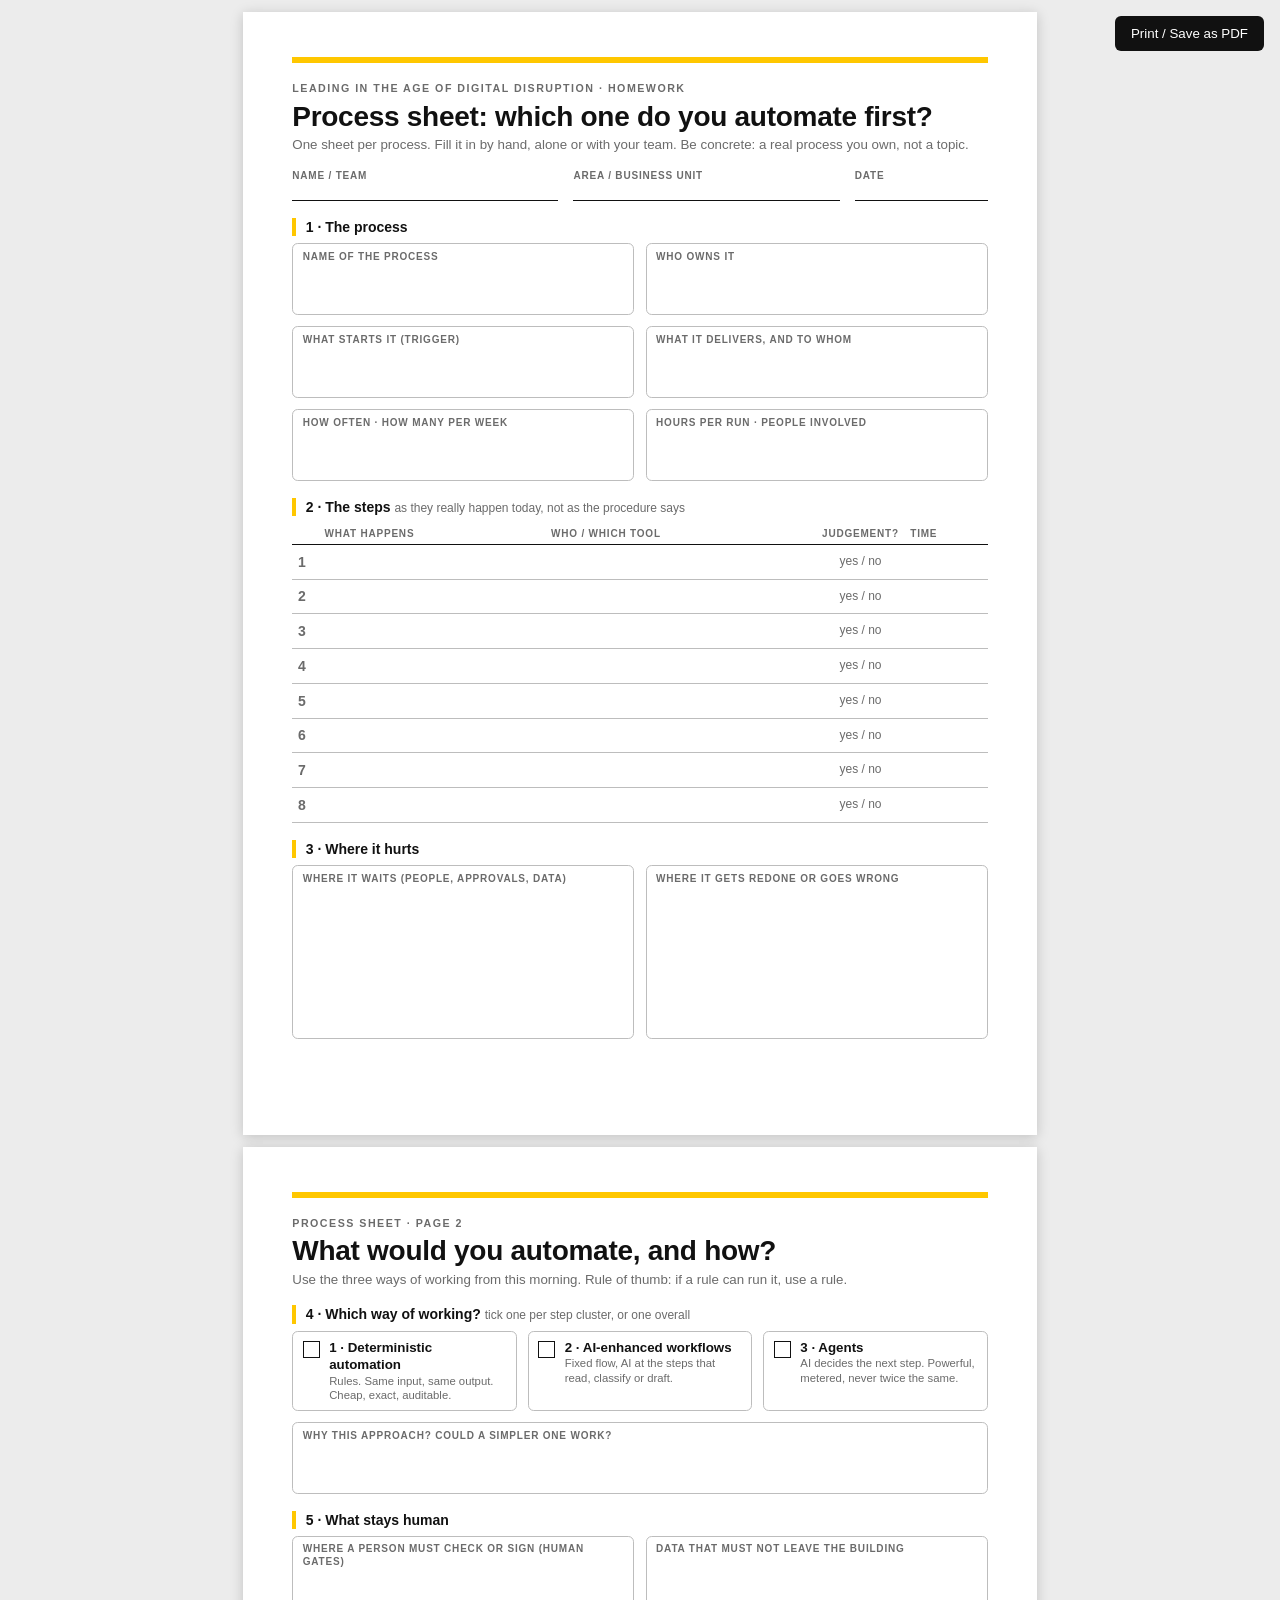
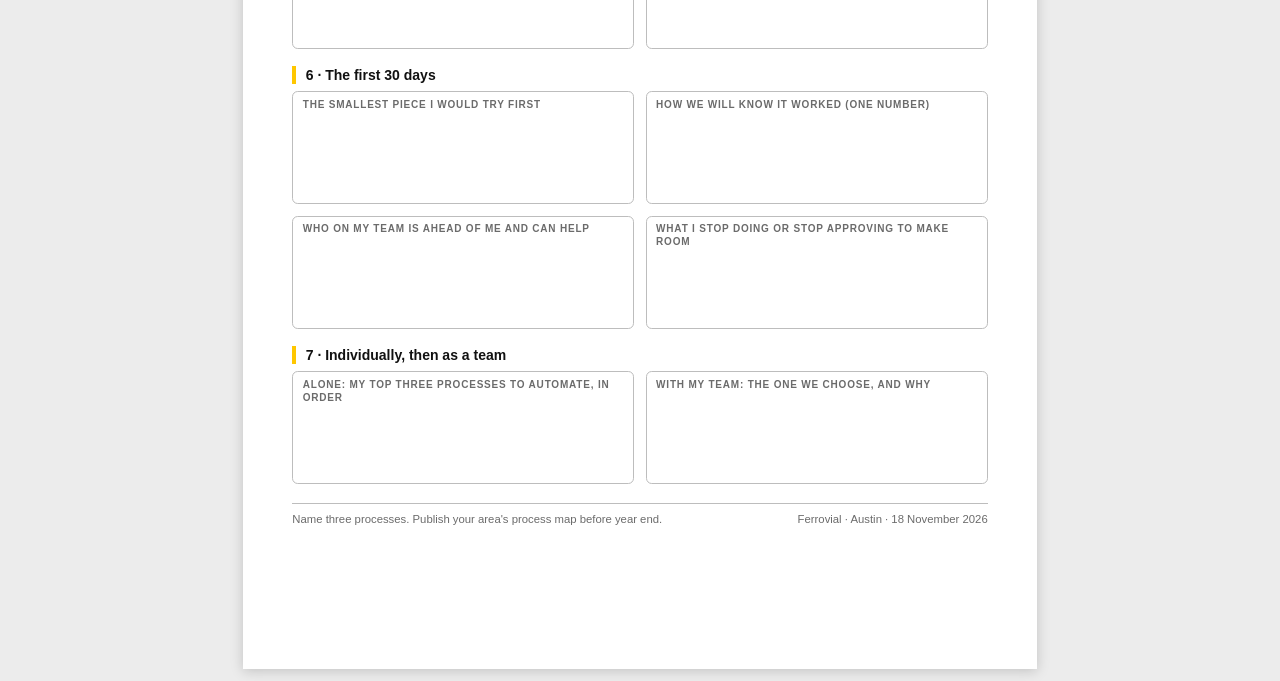
<file: ficha-proceso.html>
<!doctype html>
<html lang="en">
<head>
<meta charset="utf-8">
<meta name="viewport" content="width=device-width, initial-scale=1">
<title>Process sheet · Ferrovial</title>
<style>
:root { --amarillo: #ffc700; --negro: #111; --gris: #6b6b6b; --linea: #bdbdbd; }
* { box-sizing: border-box; margin: 0; padding: 0; }
body { font-family: 'Ferrovial New', 'Helvetica Neue', Helvetica, Arial, sans-serif; color: var(--negro); background: #ececec; font-size: 10.5pt; line-height: 1.3; }
.page { width: 210mm; min-height: 297mm; margin: 12px auto; background: #fff; padding: 12mm 13mm; box-shadow: 0 2px 12px rgba(0,0,0,.18); }
.bar { width: 100%; height: 6px; background: var(--amarillo); margin-bottom: 5mm; }
.kicker { font-size: 8pt; letter-spacing: .14em; text-transform: uppercase; font-weight: 700; color: var(--gris); }
h1 { font-size: 21pt; line-height: 1.1; letter-spacing: -.01em; margin: 1.5mm 0 1mm; }
.lead { color: var(--gris); font-size: 10pt; margin-bottom: 4mm; }
.who { display: grid; grid-template-columns: 2fr 2fr 1fr; gap: 4mm; margin-bottom: 4mm; }
.f { border-bottom: 1px solid var(--negro); min-height: 8.5mm; }
.f label, .box label { display: block; font-size: 7.5pt; letter-spacing: .08em; text-transform: uppercase; font-weight: 700; color: var(--gris); }
h2 { font-size: 10.5pt; margin: 4.5mm 0 1.8mm; padding-left: 2.5mm; border-left: 4px solid var(--amarillo); }
h2 span { color: var(--gris); font-weight: 400; font-size: 9pt; }
.grid2 { display: grid; grid-template-columns: 1fr 1fr; gap: 3mm; }
.box { border: 1px solid var(--linea); border-radius: 1.5mm; padding: 1.5mm 2.5mm; min-height: 19mm; }
.box.tall { min-height: 30mm; }
.box.xl { min-height: 46mm; }
table { width: 100%; border-collapse: collapse; }
th { font-size: 7.5pt; letter-spacing: .08em; text-transform: uppercase; text-align: left; color: var(--gris); padding: 1mm 1.5mm; border-bottom: 1.5px solid var(--negro); }
td { border-bottom: 1px solid var(--linea); height: 9.2mm; padding: 0 1.5mm; }
td.n { width: 7mm; font-weight: 700; color: var(--gris); }
td.yn { width: 20mm; text-align: center; color: var(--gris); font-size: 9pt; }
td.t { width: 22mm; }
.layers { display: grid; grid-template-columns: repeat(3, 1fr); gap: 3mm; }
.layer { border: 1px solid var(--linea); border-radius: 1.5mm; padding: 2mm 2.5mm; display: grid; grid-template-columns: 5mm 1fr; gap: 2mm; align-items: start; }
.layer i { width: 4.5mm; height: 4.5mm; border: 1.5px solid var(--negro); display: block; margin-top: .5mm; }
.layer b { display: block; font-size: 10pt; }
.layer small { color: var(--gris); font-size: 8.5pt; line-height: 1.25; display: block; }
.foot { margin-top: 5mm; font-size: 8.5pt; color: var(--gris); display: flex; justify-content: space-between; gap: 6mm; border-top: 1px solid var(--linea); padding-top: 2mm; }
.print { position: fixed; right: 16px; top: 16px; background: var(--negro); color: #fff; border: 0; border-radius: 6px; padding: 10px 16px; font: 600 14px/1 inherit; font-family: inherit; cursor: pointer; }
.print:hover { background: #333; }
@page { size: A4; margin: 0; }
@media print {
  body { background: #fff; }
  .page { margin: 0; box-shadow: none; width: 210mm; min-height: 297mm; page-break-after: always; }
  .page:last-child { page-break-after: auto; }
  .print { display: none; }
  * { -webkit-print-color-adjust: exact; print-color-adjust: exact; }
}
</style>
</head>
<body>
<button class="print" onclick="window.print()">Print / Save as PDF</button>

<div class="page">
  <div class="bar"></div>
  <div class="kicker">Leading in the Age of Digital Disruption · Homework</div>
  <h1>Process sheet: which one do you automate first?</h1>
  <div class="lead">One sheet per process. Fill it in by hand, alone or with your team. Be concrete: a real process you own, not a topic.</div>

  <div class="who">
    <div class="f"><label>Name / team</label></div>
    <div class="f"><label>Area / business unit</label></div>
    <div class="f"><label>Date</label></div>
  </div>

  <h2>1 · The process</h2>
  <div class="grid2">
    <div class="box"><label>Name of the process</label></div>
    <div class="box"><label>Who owns it</label></div>
    <div class="box"><label>What starts it (trigger)</label></div>
    <div class="box"><label>What it delivers, and to whom</label></div>
    <div class="box"><label>How often · how many per week</label></div>
    <div class="box"><label>Hours per run · people involved</label></div>
  </div>

  <h2>2 · The steps <span>as they really happen today, not as the procedure says</span></h2>
  <table>
    <tr><th></th><th>What happens</th><th>Who / which tool</th><th style="text-align:center">Judgement?</th><th>Time</th></tr>
    <tr><td class="n">1</td><td></td><td></td><td class="yn">yes / no</td><td class="t"></td></tr>
    <tr><td class="n">2</td><td></td><td></td><td class="yn">yes / no</td><td class="t"></td></tr>
    <tr><td class="n">3</td><td></td><td></td><td class="yn">yes / no</td><td class="t"></td></tr>
    <tr><td class="n">4</td><td></td><td></td><td class="yn">yes / no</td><td class="t"></td></tr>
    <tr><td class="n">5</td><td></td><td></td><td class="yn">yes / no</td><td class="t"></td></tr>
    <tr><td class="n">6</td><td></td><td></td><td class="yn">yes / no</td><td class="t"></td></tr>
    <tr><td class="n">7</td><td></td><td></td><td class="yn">yes / no</td><td class="t"></td></tr>
    <tr><td class="n">8</td><td></td><td></td><td class="yn">yes / no</td><td class="t"></td></tr>
  </table>

  <h2>3 · Where it hurts</h2>
  <div class="grid2">
    <div class="box xl"><label>Where it waits (people, approvals, data)</label></div>
    <div class="box xl"><label>Where it gets redone or goes wrong</label></div>
  </div>
</div>

<div class="page">
  <div class="bar"></div>
  <div class="kicker">Process sheet · page 2</div>
  <h1>What would you automate, and how?</h1>
  <div class="lead">Use the three ways of working from this morning. Rule of thumb: if a rule can run it, use a rule.</div>

  <h2>4 · Which way of working? <span>tick one per step cluster, or one overall</span></h2>
  <div class="layers">
    <div class="layer"><i></i><div><b>1 · Deterministic automation</b><small>Rules. Same input, same output. Cheap, exact, auditable.</small></div></div>
    <div class="layer"><i></i><div><b>2 · AI-enhanced workflows</b><small>Fixed flow, AI at the steps that read, classify or draft.</small></div></div>
    <div class="layer"><i></i><div><b>3 · Agents</b><small>AI decides the next step. Powerful, metered, never twice the same.</small></div></div>
  </div>
  <div class="box" style="margin-top:3mm"><label>Why this approach? Could a simpler one work?</label></div>

  <h2>5 · What stays human</h2>
  <div class="grid2">
    <div class="box tall"><label>Where a person must check or sign (human gates)</label></div>
    <div class="box tall"><label>Data that must not leave the building</label></div>
  </div>

  <h2>6 · The first 30 days</h2>
  <div class="grid2">
    <div class="box tall"><label>The smallest piece I would try first</label></div>
    <div class="box tall"><label>How we will know it worked (one number)</label></div>
    <div class="box tall"><label>Who on my team is ahead of me and can help</label></div>
    <div class="box tall"><label>What I stop doing or stop approving to make room</label></div>
  </div>

  <h2>7 · Individually, then as a team</h2>
  <div class="grid2">
    <div class="box tall"><label>Alone: my top three processes to automate, in order</label></div>
    <div class="box tall"><label>With my team: the one we choose, and why</label></div>
  </div>

  <div class="foot">
    <span>Name three processes. Publish your area's process map before year end.</span>
    <span>Ferrovial · Austin · 18 November 2026</span>
  </div>
</div>
</body>
</html>
</file>
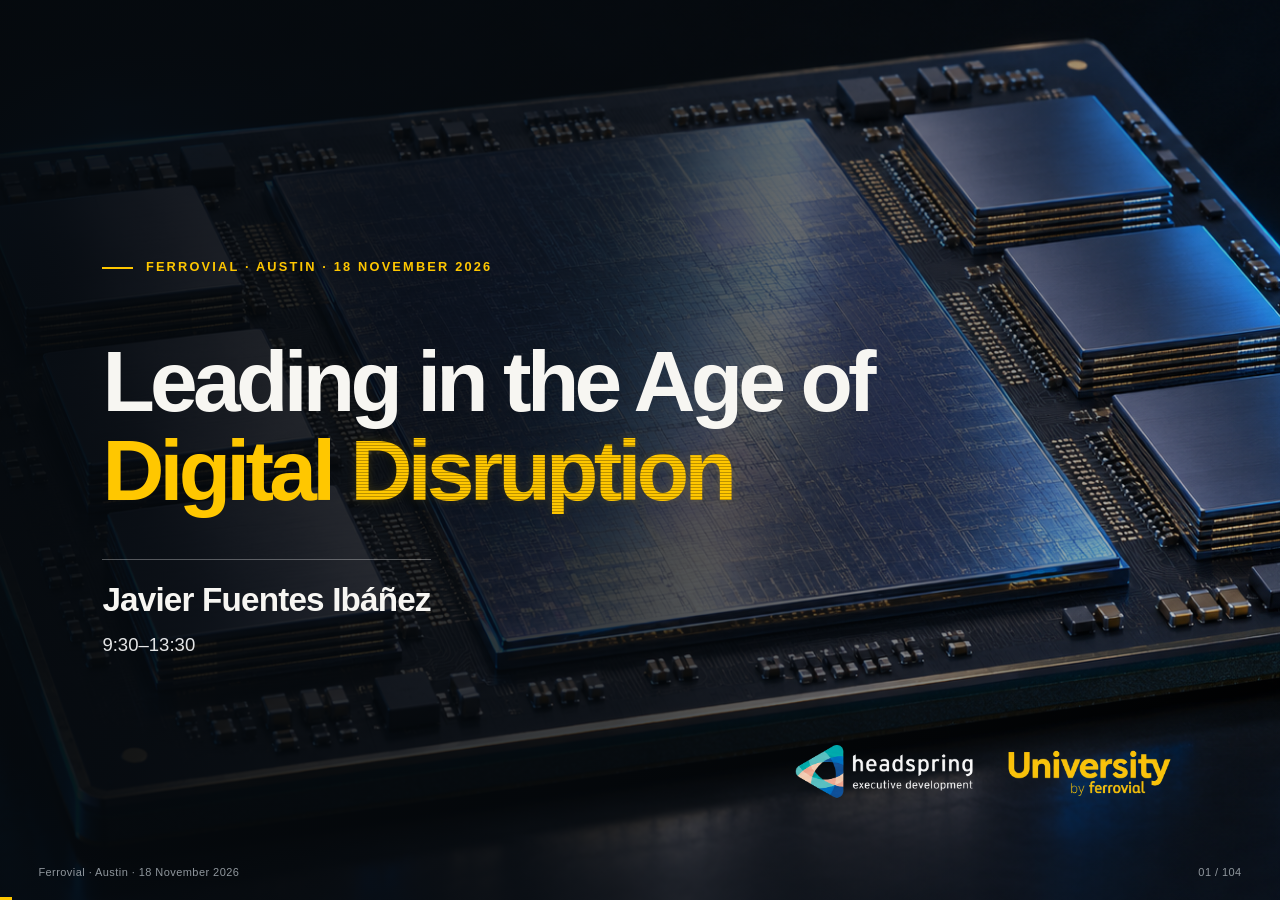
<file: s1.html>
<!doctype html>
<html lang="en">
<head>
<meta charset="utf-8">
<meta name="viewport" content="width=device-width, initial-scale=1">
<title>Ferrovial · Austin</title>
<meta http-equiv="refresh" content="0;url=./">
<script>location.replace('./' + location.hash);</script>
</head>
<body><a href="./">Open the presentation</a></body>
</html>
</file>
<file: stage.css>
/* Ferrovial keynote: type, image and pace. No remote dependencies. */
:root { --fondo:#101214; --papel:#f7f6f2; --papel-suave:#b7babd; --linea:#3a3c3d; --ease:cubic-bezier(.22,1,.36,1); }
body { cursor:default; -webkit-font-smoothing:antialiased; }
:root {
  --stage-background:radial-gradient(ellipse 100% 125% at 100% 0%, #1c2834, #151d25 35%, var(--fondo) 75%);
}
.slide { padding:8vh 8vw 10vh; overflow:hidden; background:var(--stage-background); isolation:isolate; }
.slide.on { animation:stage-in .65s var(--ease) both; }
.inner { max-width:1280px; position:relative; z-index:2; }
.gigante { font-size:clamp(42px,6.8vw,112px); font-weight:600; line-height:1.02; letter-spacing:-.055em; text-wrap:balance; }
.statement { font-size:clamp(27px,3.45vw,56px); line-height:1.16; letter-spacing:-.035em; text-wrap:pretty; }
.kicker,.num { font-size:clamp(12px,1vw,16px); letter-spacing:.17em; font-weight:650; margin-bottom:3.3vh; }
.kicker::before { content:''; display:inline-block; width:2.4em; height:2px; background:currentColor; margin-right:1em; vertical-align:middle; }
.sub { font-size:clamp(16px,1.45vw,23px); line-height:1.5; margin-top:3.8vh; max-width:1050px; }
.redflag { font-size:clamp(16px,1.45vw,23px); }
.src-line { letter-spacing:.06em; opacity:1; }
.on .inner > :not(.clips):not(.step) { animation:content-in .75s var(--ease) both; }
.on .inner > :nth-child(2) { animation-delay:.09s; }
.on .inner > :nth-child(3) { animation-delay:.18s; }
.on .inner > :nth-child(4) { animation-delay:.24s; }
.step { transition:opacity .55s var(--ease),transform .65s var(--ease); transform:translateY(22px); }
.step:not(.on) { visibility:hidden; }
.step.on { visibility:visible; }
.on .statement strong { text-shadow:0 0 45px rgba(255,199,0,.08); }

/* Opening titles connect the silicon imagery to the closing sand sequence. */
.cover::before { content:''; position:absolute; inset:0; z-index:0; background:linear-gradient(90deg,rgba(5,9,13,.96) 0%,rgba(5,9,13,.77) 48%,rgba(5,9,13,.14) 100%),url('img/gpu.png') center/cover; }
.cover.on::before { animation:slow-reveal 9s var(--ease) both; }
.cover .inner { padding-top:4vh; }
.cover .kicker { margin-bottom:7vh; }
.cover .gigante { max-width:1180px; font-size:clamp(46px,6.7vw,108px); line-height:1.03; }
.cover .gigante strong { display:inline-block; }
.cover .sub { border-top:1px solid rgba(255,255,255,.3); padding-top:2.2vh; margin-top:5vh; width:fit-content; min-width:300px; color:#e4e5e6; }
.cover.session-two::before { background-image:linear-gradient(90deg,rgba(16,12,8,.97),rgba(16,12,8,.77) 48%,rgba(16,12,8,.18)),url('img/sand.png'); }

/* CRT interference: phosphor scanlines, RGB separation and irregular signal tears. */
.crt-accent {
  --crt-color:#ffc700; --crt-stripe:#bc9100;
  position:relative; display:inline-block; white-space:nowrap;
  /* Let tightly spaced glyphs paint past the text advance without moving adjacent text. */
  padding-inline-end:.12em; margin-inline-end:-.12em;
  color:var(--crt-color); -webkit-text-fill-color:transparent;
  background:repeating-linear-gradient(0deg,var(--crt-color) 0px,var(--crt-color) 2px,var(--crt-stripe) 2px,var(--crt-stripe) 3px);
  -webkit-background-clip:text; background-clip:text;
  filter:drop-shadow(0 0 5px #ffc70025);
}
.crt-accent::before,.crt-accent::after {
  content:attr(data-text); position:absolute; inset:0;
  pointer-events:none; opacity:0; background:none; -webkit-text-fill-color:currentColor;
}
.crt-accent::before { color:#32f9f1; text-shadow:2px 0 #32f9f180; }
.crt-accent::after { color:#ff3b9d; text-shadow:-2px 0 #ff3b9d80; }
.crt-accent.crt-coral { --crt-color:#ff876b; --crt-stripe:#bd5946; }
.slide.on .crt-accent {
  animation:crt-signal 8.6s steps(1,end) .8s infinite,crt-scan 6.7s linear infinite;
}
.slide.on .crt-accent::before { animation:crt-tear-cyan 5.9s steps(1,end) .9s infinite; }
.slide.on .crt-accent::after { animation:crt-tear-magenta 7.7s steps(1,end) 1.05s infinite; }
@keyframes crt-scan { to { background-position:0 12px; } }
@keyframes crt-signal {
  0%, 5.5%, 19%, 100% { transform:none; filter:drop-shadow(0 0 5px #ffc70025); }
  1% { transform:translateX(.012em) skewX(-2deg); filter:brightness(1.25) drop-shadow(0 0 7px #ffc70055); }
  2.4% { transform:translateX(-.01em) skewX(1deg); filter:brightness(.8); }
  3.5% { transform:none; filter:brightness(1.15); }
  17.5% { transform:skewX(-1deg); filter:brightness(1.2); }
}
@keyframes crt-tear-cyan {
  0%, 7%, 100% { opacity:0; transform:none; clip-path:inset(0); }
  1% { opacity:.85; transform:translateX(-.045em); clip-path:inset(15% 0 62% 0); }
  3% { opacity:.7; transform:translateX(.035em); clip-path:inset(63% 0 17% 0); }
  5% { opacity:.5; transform:translateX(-.02em); clip-path:inset(38% 0 49% 0); }
}
@keyframes crt-tear-magenta {
  0%, 6%, 100% { opacity:0; transform:none; clip-path:inset(0); }
  1% { opacity:.8; transform:translateX(.045em); clip-path:inset(58% 0 18% 0); }
  2.8% { opacity:.65; transform:translateX(-.03em); clip-path:inset(23% 0 62% 0); }
  4.5% { opacity:.4; transform:translateX(.02em); clip-path:inset(76% 0 10% 0); }
}
html.motion-off .crt-accent { background:none; -webkit-text-fill-color:currentColor; filter:none; }
@media (prefers-reduced-motion:reduce) {
  .crt-accent { background:none; -webkit-text-fill-color:currentColor; filter:none; }
}

.slide.weird-beat .gigante { font-size:clamp(36px,5.4vw,92px); line-height:1.28; text-align:center; }

/* Transparent partner lockup for the photographic session covers. */
.cover-partners { position:absolute; right:8vw; bottom:9vh; z-index:3; display:flex; align-items:center; gap:26px; padding:13px 0; background:transparent; }
.partner-logo { position:relative; display:block; overflow:hidden; flex:none; height:64px; }
.partner-logo img { position:absolute; max-width:none; width:685px; height:auto; top:-88px; }
.partner-logo.headspring { width:188px; }
.partner-logo.headspring img { left:-20px; }
.partner-logo.university { width:171px; }
.partner-logo.university img { left:-495px; }
@media (max-width:820px) {
  .cover-partners { transform:scale(.72); transform-origin:bottom right; right:8vw; bottom:9vh; }
}
@media (max-height:540px) and (min-width:821px) {
  .cover-partners { transform:scale(.65); transform-origin:bottom right; bottom:8vh; }
}

/* Chapter beats are deliberately bright and spare. */
.chapter { background:var(--acento); color:#111315; }
.chapter .kicker,.chapter strong,.chapter .num { color:#111315; }
.chapter .sub { color:#343127; max-width:900px; }
.chapter .gigante { max-width:1050px; font-size:clamp(50px,8.2vw,138px); }
.chapter .inner { border-top:2px solid #111315; padding-top:5vh; }
.chapter .kicker { margin-bottom:5vh; }
.chapter .kicker::before { display:none; }
.chapter .gigante strong { font-weight:400; }
.chapter::after { content:attr(data-mark); position:absolute; right:5vw; bottom:-.14em; font-size:clamp(230px,31vw,540px); line-height:1; font-weight:700; letter-spacing:-.09em; color:rgba(17,19,21,.09); z-index:0; }
.chapter .sub strong { font-weight:600; }

/* One large numeral gives demos and questions a recognisable visual grammar. */
.demo .inner { padding-left:25%; }
.demo::before { content:attr(data-mark); position:absolute; left:7vw; top:50%; transform:translateY(-51%); color:var(--acento); font-weight:500; font-size:clamp(130px,18vw,300px); line-height:1; letter-spacing:-.09em; }
.demo .num { padding-bottom:2.3vh; border-bottom:1px solid #555; }
.demo .statement { font-size:clamp(28px,3.5vw,57px); }
.demo .sub { max-width:850px; }
.question { background:#ecebe5; color:#17191b; }
.question .inner { padding-left:26%; }
.question::before { content:attr(data-mark); position:absolute; left:7.5vw; top:50%; transform:translateY(-50%); font-size:clamp(140px,20vw,340px); line-height:1; font-weight:500; letter-spacing:-.09em; color:#c9c7bc; }
.question:has(.question-number)::before { content:none; }
.question-number { position:absolute; left:7.5vw; top:50%; transform:translateY(-50%); font-size:clamp(140px,20vw,340px); line-height:1; font-weight:500; letter-spacing:-.09em; }
.question-number .crt-accent { --crt-color:#9d9b91; --crt-stripe:#b7b5aa; }
.question .num { color:#585a55; }
.question .statement { font-size:clamp(30px,4vw,67px); }
.question .statement strong { color:#17191b; text-decoration:underline; text-decoration-color:#d8a600; text-decoration-thickness:.055em; text-underline-offset:.13em; }
.shift .fromto { font-size:clamp(17px,1.8vw,28px); padding-bottom:2.5vh; border-bottom:1px solid var(--linea); margin-bottom:3.5vh; }
.shift .num { font-size:clamp(14px,1.2vw,19px); }
.shift .fromto .arrow { display:inline-block; margin:0 1em; }
.shift.on .fromto .arrow { animation:arrow-in .9s var(--ease) both; }
.impact .inner { max-width:1190px; }
.impact .statement { font-size:clamp(30px,4.2vw,68px); line-height:1.17; }
.impact .gigante { font-size:clamp(48px,7.8vw,128px); }
.impact .sub { margin-inline:auto; }
.warning { --acento:#ff866b; }

/* Evidence stays readable and never crops a newspaper headline. */
.evidence .statement { font-size:clamp(25px,3.1vw,49px); }
.evidence .gigante { font-size:clamp(38px,5.1vw,82px); }
.clips { gap:2vw; margin-top:3.5vh; align-items:center; flex-wrap:nowrap; }
.clip { flex:0 1 auto; min-width:0; max-width:min(45%,600px); padding:7px 7px 9px; box-shadow:0 18px 48px #0006; }
.clip img { width:auto; max-width:100%; max-height:29vh; object-fit:contain; margin-inline:auto; }
.clip.big { max-width:min(82%,1080px); }
.clip.big img { max-height:34vh; }
.clip .src { font-size:clamp(10px,.75vw,12px); line-height:1.3; letter-spacing:.04em; }
.clip.r1 { transform:translateY(24px) rotate(-2deg); }
.clip.r2 { transform:translateY(24px) rotate(2deg); }
.clip.r3 { transform:translateY(24px) rotate(-2deg); }
.clip.r1.on { transform:rotate(-.7deg); }
.clip.r2.on { transform:rotate(.7deg); }
.clip.r3.on { transform:rotate(-.5deg); }
.clips.stack { height:56vh; }
.clips.stack .clip { max-width:58%; }
.clips.stack .clip img { max-height:25vh; }
.clips.stack .clip:nth-child(2) { top:16vh; }
.clips.stack .clip:nth-child(3) { top:31vh; left:13%; }
.evidence .lista.compact li { font-size:clamp(18px,1.9vw,30px); padding:.9vh 0; }
.evidence .lista + .clips .clip img { max-height:24vh; }
.evidence.single .inner { display:grid; grid-template-columns:1fr 1fr; column-gap:4vw; align-items:start; }
.evidence.single .inner > :not(.clips) { grid-column:1; }
.evidence.single .clips { grid-column:2; grid-row:1 / span 6; align-self:center; margin:0; }
.evidence.single .clip,.evidence.single .clip.big { max-width:100%; width:100%; }
.evidence.single .clip img { width:100%; max-height:56vh; }
.evidence.single .gigante { font-size:clamp(38px,4.4vw,72px); }
.evidence.single .statement { font-size:clamp(27px,3.05vw,49px); }
.evidence.single .kicker,.evidence.single .num { margin-bottom:3vh; }
.lista li { gap:1em; border-color:#414446; font-size:clamp(20px,2.35vw,37px); padding:1.7vh 0; }
.lista.compact li { font-size:clamp(18px,1.9vw,30px); padding:1.35vh 0; }
.lista .n { font-size:.57em; font-weight:650; }
.lista.vote li { gap:2vw; }
.lista .ans { letter-spacing:.05em; }
.capas { gap:3.3vw; margin-top:5vh; }
.capa { border-top:3px solid var(--acento); padding-top:3vh; }
.capa h3 { font-size:clamp(25px,2.8vw,44px); letter-spacing:-.035em; line-height:1.08; margin-bottom:2.5vh; }
.capa p { font-size:clamp(17px,1.5vw,24px); line-height:1.5; }
.on .capa { animation:content-in .8s var(--ease) both; }
.on .capa:nth-child(2) { animation-delay:.15s; }
.on .capa:nth-child(3) { animation-delay:.3s; }
.quote { border-left:3px solid var(--acento); padding-left:3.5vw; font-style:normal; font-size:clamp(28px,3.2vw,51px); letter-spacing:-.03em; line-height:1.23; }
.quote .who { font-size:.39em; line-height:1.5; max-width:900px; }
.slide.foto { background:#050606; }
.slide.foto.on:not(.contain) > img { animation:photo-in 7s var(--ease) both; }
.slide.foto.contain > img { padding:4vh 4vw 7vh; }
.slide.foto .caps { max-width:84vw; gap:1vh; }
.slide.foto .caps .cap { font-size:clamp(14px,1.2vw,19px); letter-spacing:.07em; background:#111e; border-left:2px solid var(--acento); }
.slide.foto.claro { background:#f7f7f5; }

/* Manual film interlude. Preserve the complete frame and native controls. */
.slide.film { padding:0; background:#050606; }
.film video { width:100%; height:100%; object-fit:contain; }
.film-intro { position:absolute; inset:0; display:flex; flex-direction:column; justify-content:center; align-items:flex-start; padding:8vw; background:linear-gradient(90deg,#050606f5,#050606b8 60%,#05060666); pointer-events:none; }
.film-intro h1 { font-size:clamp(42px,6.3vw,104px); line-height:1.03; letter-spacing:-.05em; font-weight:600; margin-bottom:5vh; }
.film-intro strong { color:var(--acento); font-weight:inherit; }
.film-play { pointer-events:auto; display:flex; align-items:center; gap:1em; border:1px solid var(--acento); background:var(--acento); color:#111; padding:18px 24px; font:600 clamp(17px,1.6vw,24px) var(--sans); cursor:pointer; }
.film-play:focus-visible { outline:3px solid white; outline-offset:5px; }
.film-duration { font-size:.7em; font-weight:400; padding-left:1em; border-left:1px solid #1115; }
.film-intro p { color:#bcc0c3; font-size:14px; margin-top:20px; }
.film.has-started:not(.is-ended) .film-intro { display:none; }
.film-source { position:absolute; top:3vh; right:3vw; color:#e4e4e4; background:#0009; padding:8px 12px; font-size:11px; text-decoration:none; z-index:3; }
.film-source:hover,.film-source:focus-visible { color:var(--acento); }
.film-error { position:absolute; left:8vw; right:8vw; bottom:15vh; padding:18px; color:white; background:#311c16; z-index:4; font-size:17px; }
.film-error a { color:#ffc700; }
body.video-slide .pie,body.video-slide #pag { display:none; }
body.video-slide .deck-controls { bottom:9vh; }
@media (max-width:820px) { .film-intro p { font-size:12px; } .film-source { font-size:10px; } }

/* Presenter chrome: quiet on the projector, available by mouse or keyboard. */
#barra { height:3px; transition:width .65s var(--ease); }
#pag,.pie { bottom:2.5vh; font-size:11px; letter-spacing:.04em; opacity:1; color:#8f969c; }
.pie { left:3vw; }
#pag { right:3vw; font-variant-numeric:tabular-nums; }
body.light-slide #pag,body.light-slide .pie { color:#51534e; }
body.light-slide #barra { background:#111315; }
.deck-controls { position:fixed; z-index:20; bottom:1.3vh; left:50%; transform:translateX(-50%); display:flex; gap:4px; padding:5px; border:1px solid #ffffff29; border-radius:8px; background:#171a1ef2; opacity:0; transition:opacity .2s; }
.deck-controls:hover,.deck-controls:focus-within,body.controls-visible .deck-controls { opacity:1; }
.deck-controls button { background:none; color:#ddd; border:0; border-radius:4px; font:500 13px var(--sans); min-width:40px; height:32px; padding:0 10px; cursor:pointer; }
.deck-controls button:hover,.deck-controls button:focus-visible { background:#34383b; color:#ffc700; outline:2px solid #ffc700; outline-offset:-2px; }
.deck-controls button[aria-pressed="true"] { color:#ffc700; }
.deck-dialog { margin:auto; width:min(1000px,90vw); max-height:84vh; padding:32px; border:1px solid #555; border-radius:8px; background:#17191c; color:#f7f6f2; box-shadow:0 24px 100px #0008; }
.deck-dialog::backdrop { background:#000b; backdrop-filter:blur(8px); }
.dialog-head { display:flex; align-items:center; justify-content:space-between; gap:20px; margin-bottom:24px; }
.dialog-head h2 { font-size:28px; font-weight:500; letter-spacing:-.03em; }
.dialog-head button { border:1px solid #777; background:none; color:white; padding:8px 12px; cursor:pointer; }
.chapter-links { display:grid; grid-template-columns:1fr 1fr; gap:8px; margin-bottom:25px; }
.chapter-links button { padding:16px; text-align:left; border:1px solid #3d4246; background:#22262a; color:#ddd; font:16px var(--sans); cursor:pointer; }
.chapter-links button:hover,.chapter-links button:focus-visible { border-color:#ffc700; color:#ffc700; }
.jump-form { display:flex; align-items:center; flex-wrap:wrap; gap:12px; font:16px var(--sans); }
.jump-form input { padding:8px; width:90px; font:inherit; background:#101214; color:white; border:1px solid #777; }
.jump-form button { padding:9px 18px; background:#ffc700; color:#111; border:0; font:inherit; cursor:pointer; }
.shortcuts { display:grid; grid-template-columns:130px 1fr; gap:15px; font:17px/1.4 var(--sans); }
.shortcuts dt { color:#ffc700; }
.shortcuts dd { margin:0; }
.deck-status { position:fixed; width:1px; height:1px; overflow:hidden; clip-path:inset(50%); }
.blackout { display:none; position:fixed; inset:0; z-index:99; background:#000; }
body.is-blackout .blackout { display:block; }
.travel-fallback { display:none; position:absolute; inset:0; background:linear-gradient(0deg,#000b,#0005),url('img/viaje-austin.jpg') center/cover; align-items:center; justify-content:center; font-size:clamp(60px,14vw,180px); color:#fff; }
.viaje.fallback .travel-fallback { display:flex; }
.viaje.fallback .vj-canvas,.viaje.fallback .vj-hud,.viaje.fallback .vj-minimap { display:none; }
@keyframes stage-in { from { opacity:0; } to { opacity:1; } }
@keyframes content-in { from { opacity:0; transform:translateY(25px); } to { opacity:1; transform:none; } }
@keyframes slow-reveal { from { transform:scale(1.06); filter:brightness(.7); } to { transform:scale(1); filter:brightness(1); } }
@keyframes photo-in { from { transform:scale(1.035); } to { transform:scale(1); } }
@keyframes arrow-in { from { transform:translateX(-15px); opacity:0; } to { transform:none; opacity:1; } }
html.motion-off *,html.motion-off *::before,html.motion-off *::after { animation:none!important; transition:none!important; }
@media (prefers-reduced-motion:reduce) { *,*::before,*::after { animation:none!important; transition:none!important; } }
@media (max-width:820px) {
  .slide { padding:7vh 7vw 12vh; overflow-y:auto; align-items:safe center; }
  .gigante { letter-spacing:-.04em; }
  .chapter .gigante { font-size:clamp(48px,9vw,82px); }
  .cover .gigante { font-size:clamp(43px,8vw,70px); }
  .cover::before { background-position:62% center; }
  .cover .kicker { font-size:11px; letter-spacing:.1em; }
  .demo .inner,.question .inner { padding-left:0; padding-top:95px; }
  .demo::before,.question::before { top:7vh; transform:none; font-size:110px; opacity:.35; }
  .demo .statement,.question .statement { font-size:clamp(27px,4.9vw,40px); }
  .clips { flex-wrap:wrap; gap:2vh; }
  .clip,.clip.big { max-width:100%; }
  .clip img,.clip.big img { max-height:22vh; }
  .evidence.single .inner { display:block; }
  .evidence.single .clips { margin-top:3vh; }
  .evidence.single .clip img { width:auto; max-height:30vh; }
  .clips.stack .clip { max-width:78%; }
  .capas { grid-template-columns:1fr; gap:2vh; margin-top:2vh; }
  .capa { padding-top:1.5vh; }
  .capa h3 { margin-bottom:1vh; font-size:25px; }
  .capa p { font-size:16px; }
  .dos { grid-template-columns:1fr; gap:3vh; }
  .lista.compact li { font-size:18px; }
  .lista.vote li { grid-template-columns:1fr; gap:.4em; }
  .lista li { grid-template-columns:2.7em 1fr; gap:.8em; }
  .sub { font-size:16px; }
  .pie { max-width:68vw; font-size:9px; }
  #pag { font-size:10px; }
  .deck-controls { bottom:5vh; }
  .chapter-links { grid-template-columns:1fr; }
  .deck-dialog { padding:22px; }
}
@media (max-height:650px) and (min-width:821px) {
  .slide { padding-top:6vh; padding-bottom:10vh; }
  .statement { font-size:clamp(26px,5.5vh,45px); }
  .gigante { font-size:clamp(42px,11vh,85px); }
  .kicker,.num { margin-bottom:2vh; }
  .sub { font-size:17px; margin-top:2vh; }
  .lista.compact li { font-size:20px; padding:1.1vh 0; }
}
@media print {
  @page { size:landscape; margin:0; }
  html,body { height:auto; overflow:visible; }
  .slide,.slide.on { position:relative; display:flex; width:100vw; height:100vh; break-after:page; page-break-after:always; animation:none!important; print-color-adjust:exact; -webkit-print-color-adjust:exact; }
  .step,.clip { visibility:visible!important; opacity:1!important; transform:none!important; }
  #barra,#pag,.pie,.deck-controls,.deck-dialog,.blackout { display:none!important; }
  .travel-fallback { display:flex; }
}

/* A shared visual key for the layer explanation and its exercise. */
.layer-1 { --layer-color:#63d9ef; }
.layer-2 { --layer-color:#ffc700; }
.layer-3 { --layer-color:#c2a1ff; }
.capa[class*="layer-"] { border-color:var(--layer-color); }
.capa[class*="layer-"] h3 { color:var(--layer-color); }
.layer-legend { display:grid; grid-template-columns:repeat(3,1fr); gap:1.5vw; margin:0 0 3vh; }
.layer-legend > span { border-top:2px solid var(--layer-color); padding-top:1.3vh; color:var(--layer-color); font-size:clamp(14px,1.3vw,21px); font-weight:600; }
.layer-legend b { display:inline-grid; place-items:center; width:1.5em; height:1.5em; margin-right:.3em; background:var(--layer-color); color:#101213; border-radius:50%; }
.layer-legend small { display:block; color:var(--papel-suave); font-size:.8em; font-weight:400; margin: .5em 0 0 2.3em; }
.lista .ans[class*="layer-"] { color:var(--layer-color); border:1px solid currentColor; padding:.35em .55em; letter-spacing:.04em; }
.layer-quiz .kicker { margin-bottom:3vh; }
.layer-quiz .sub { margin-top:2vh; }
.leader-keeps .gigante { font-size:clamp(42px,6.5vw,104px); line-height:1.06; }
.leader-duties { display:grid; grid-template-columns:repeat(4,1fr); gap:2.4vw; margin-top:6vh; }
.leader-duties > div { border-top:2px solid #ffc700; padding-top:2vh; }
.duty-number { color:var(--acento); font-size:clamp(11px,1vw,15px); font-weight:700; letter-spacing:.1em; }
.leader-duties h3 { margin:1.5vh 0 1vh; font-size:clamp(20px,2vw,32px); font-weight:500; letter-spacing:-.025em; }
.leader-duties p { color:var(--papel-suave); font-size:clamp(15px,1.3vw,21px); line-height:1.4; }
.human-question .kicker { text-align:center; }
.human-question .gigante { font-size:clamp(44px,6.7vw,108px); line-height:1.1; }
@media(max-width:820px) {
  .layer-legend { grid-template-columns:1fr; gap:1vh; margin-bottom:2vh; }
  .layer-legend > span { font-size:15px; padding-top:.7vh; }
  .layer-legend small { display:inline; margin-left:.7em; }
  .leader-duties { grid-template-columns:repeat(2,1fr); gap:3vh 5vw; margin-top:4vh; }
  .leader-keeps .gigante { font-size:clamp(36px,7vw,60px); }
  .leader-duties h3 { font-size:23px; }
  .human-question .gigante { font-size:clamp(35px,7vw,64px); }
}

/* A real person behind the quote, with the quotation kept intact. */
.butler-layout { display:grid; grid-template-columns:minmax(190px, .8fr) 2fr; gap:4.5vw; align-items:center; }
.butler-portrait { margin:0; }
.butler-portrait img { display:block; width:100%; height:auto; border-radius:2px; }
.butler-portrait figcaption { border-top:3px solid var(--acento); padding-top:1.6vh; margin-top:2vh; }
.butler-portrait strong { display:block; color:var(--papel); font-size:clamp(24px,2.5vw,36px); letter-spacing:-.035em; }
.butler-portrait span { display:block; color:var(--acento); font-size:clamp(15px,1.5vw,21px); margin-top:.3em; }
.butler-portrait a { display:inline-block; margin-top:1.5vh; font-size:11px; color:var(--papel-suave); text-decoration:none; }
.butler-quote .quote { border-left:0; padding-left:0; font-size:clamp(26px,2.65vw,43px); line-height:1.24; }
.butler-quote .who { font-size:clamp(12px,1vw,16px); margin-top:3vh; }
/* Participation beats: prompt first; facilitator's example appears on advance. */
.practice-top { display:flex; align-items:baseline; justify-content:space-between; gap:2vw; margin-bottom:3vh; }
.practice-top .kicker { margin:0; }
.practice-time { color:var(--papel-suave); font-size:clamp(11px,1vw,16px); }
.shift-practice .statement { font-size:clamp(30px,4.1vw,66px); }
.practice-scenario { color:var(--papel-suave); font-size:clamp(16px,1.4vw,23px); line-height:1.4; margin:3vh 0; max-width:1050px; }
.practice-scenario b { display:inline-block; text-transform:uppercase; letter-spacing:.1em; font-size:.65em; color:var(--acento); margin-right:.7em; }
.practice-prompt { font-size:clamp(20px,2vw,31px); line-height:1.35; max-width:1100px; }
.practice-flow { display:grid; grid-template-columns:repeat(3,1fr); gap:1.5vw; margin:3vh 0; }
.practice-flow > span { border-top:2px solid #63d9ef; padding:1.5vh 0; color:#b8edf5; font-size:clamp(18px,1.7vw,27px); line-height:1.25; }
.practice-flow small { color:var(--papel-suave); font-size:.68em; }
.process-flow { grid-template-columns:repeat(5,1fr); }
.practice-reveal { border-left:3px solid var(--acento); padding:1vh 1.5vw; margin-top:3vh; color:var(--acento); font-size:clamp(16px,1.5vw,23px); line-height:1.35; }
@media(max-width:820px) {
  .butler-layout { grid-template-columns:1fr; gap:3vh; }
  .butler-portrait { display:flex; align-items:center; gap:5vw; }
  .butler-portrait img { width:27vw; max-width:180px; }
  .butler-portrait figcaption { margin:0; }
  .butler-portrait strong { font-size:24px; }
  .butler-quote .quote { font-size:clamp(22px,4.6vw,32px); }
  .practice-top { flex-direction:column; gap:1vh; }
  .practice-flow { gap:3vw; }
  .practice-flow > span { font-size:17px; }
  .process-flow { grid-template-columns:repeat(3,1fr); }
  .shift-practice .statement { font-size:clamp(28px,6vw,42px); }
}
@media(max-height:650px) and (min-width:821px) {
  .shift-practice .statement { font-size:clamp(28px,6vh,42px); }
  .practice-scenario,.practice-flow { margin:2vh 0; }
  .practice-reveal { margin-top:2vh; font-size:17px; }
  .butler-quote .quote { font-size:clamp(22px,4.5vh,30px); }
  .butler-portrait img { max-height:42vh; width:auto; max-width:100%; }
}

/* The takeaway leads; evidence and qualifications remain secondary. */
.proof-time .gigante { font-size:clamp(38px,5.2vw,86px); line-height:1.08; }
.proof-human { font-size:clamp(27px,3.1vw,50px); line-height:1.2; color:var(--papel-suave); margin-top:4vh; letter-spacing:-.03em; }
.proof-human strong { color:var(--papel); font-weight:500; }
.proof-context { margin-top:4vh; padding-top:2vh; border-top:1px solid var(--linea); color:var(--papel-suave); font-size:clamp(13px,1.1vw,17px); line-height:1.5; }
.yet-word { font-size:clamp(90px,11.5vw,184px); font-weight:650; line-height:1; letter-spacing:-.06em; margin-top:3vh; }
.prediction-punch { font-size:clamp(38px,4.2vw,68px); font-weight:600; line-height:1.06; letter-spacing:-.045em; margin-top:4vh; }
.travel-credit { position:absolute; left:3vw; bottom:5vh; z-index:5; color:#b7babd; font-size:10px; background:#050606a8; padding:.35em .6em; }
.travel-credit a { color:inherit; text-decoration:none; }
.travel-credit a:hover { text-decoration:underline; }
@media(max-width:820px) {
  .yet-word { font-size:clamp(72px,16vw,115px); }
  .prediction-punch { font-size:clamp(32px,6vw,48px); }
  .proof-time .gigante { font-size:clamp(34px,6vw,52px); }
  .travel-credit { font-size:8px; max-width:94vw; }
}

/* Closing camera sequence: one skill, one focus, controlled by the presenter. */
.slide.executive-close { padding:0; overflow:hidden; background:#080b10; }
.executive-photo { position:absolute; inset:0; width:100%; height:100%; object-fit:cover; transform-origin:0 0; transform:translate(var(--camera-x,0px),var(--camera-y,0px)) scale(var(--camera-scale,1)); transition:transform 1.5s cubic-bezier(.22,.8,.24,1); will-change:transform; }
.executive-shade { position:absolute; inset:0; background:linear-gradient(90deg,transparent 20%,#080b1020 35%,#080b10d9 53%,#080b10fa 100%); pointer-events:none; }
.executive-copy { position:absolute; left:53%; right:6%; top:20%; bottom:20%; }
.executive-intro,.executive-beat { position:absolute; inset:0; display:flex; flex-direction:column; justify-content:center; }
.executive-intro { transition:opacity .5s; }
.executive-close.has-beat .executive-intro { opacity:0; visibility:hidden; }
.executive-intro .gigante { font-size:clamp(42px,5.8vw,96px); }
.executive-copy p { color:#c4c8cf; font-size:clamp(19px,1.8vw,29px); line-height:1.45; margin-top:3vh; }
.executive-beat { opacity:0!important; visibility:hidden!important; transform:translateY(18px); transition:opacity .65s ease .3s,transform .65s ease .3s; }
.executive-beat.executive-active { opacity:1!important; visibility:visible!important; transform:none; }
.executive-title { font-size:clamp(40px,5vw,82px); font-weight:600; letter-spacing:-.05em; line-height:1.06; color:#fff; }
.executive-title strong { color:var(--acento); font-weight:inherit; }
.executive-progress { position:absolute; left:53%; right:6%; bottom:13%; display:flex; gap:9px; }
.executive-progress span { flex:1; height:3px; background:#ffffff35; transition:background .5s,box-shadow .5s; }
.executive-progress span.passed { background:#ffc700; }
.executive-progress span.current { box-shadow:0 0 12px #ffc70070; }
.executive-image-credit { position:absolute; left:3vw; bottom:5vh; color:#abb0b9; font-size:9px; }
@media(max-width:820px) {
  .executive-copy { left:44%; right:5%; top:16%; bottom:19%; }
  .executive-shade { background:linear-gradient(90deg,#080b101a,#080b10d9 45%,#080b10fa); }
  .executive-title,.executive-intro .gigante { font-size:clamp(29px,5.3vw,46px); }
  .executive-copy p { font-size:clamp(15px,2.4vw,20px); }
  .executive-copy .kicker { font-size:10px; line-height:1.5; }
  .executive-progress { left:44%; right:5%; }
}

/* Vector tour: zoom the viewBox so geometry and labels remain sharp. */
.slide.frontier-tour { padding:0; }
.frontier-head { position:absolute; top:7vh; left:6vw; right:6vw; display:flex; justify-content:space-between; align-items:center; gap:2vw; }
.frontier-head .kicker { margin:0; }
.frontier-legend { display:flex; gap:2vw; font-size:clamp(11px,1.2vw,18px); }
.frontier-legend span:first-child { color:#8acbe0; }
.frontier-legend span:last-child { color:#ff7c91; }
.frontier-window { position:absolute; inset:15vh 2vw 26vh; overflow:hidden; }
.frontier-window svg { width:100%; height:100%; display:block; overflow:hidden; }
.frontier-caption { position:absolute; left:8vw; right:8vw; bottom:10vh; height:13vh; }
.frontier-intro,.frontier-beat { position:absolute; inset:0; text-align:center; }
.frontier-caption h2 { color:var(--acento); font-size:clamp(30px,3.3vw,54px); line-height:1.05; font-weight:550; letter-spacing:-.035em; }
.frontier-caption p { font-size:clamp(16px,1.6vw,25px); margin-top:1.5vh; color:var(--papel-suave); }
.frontier-tour.has-focus .frontier-intro { visibility:hidden; opacity:0; }
.frontier-beat { visibility:hidden!important; opacity:0!important; }
.frontier-beat.frontier-active { visibility:visible!important; opacity:1!important; transform:none; }
.frontier-note { position:absolute; left:6vw; right:6vw; bottom:5vh; text-align:center; color:#92979d; font-size:clamp(8px,.7vw,11px); }
@media(max-width:820px) { .frontier-head { flex-direction:column; align-items:flex-start; } .frontier-caption h2 { font-size:30px; } .frontier-caption p { font-size:16px; } }

/* Four responsibilities stay equally visible. */
.nondelegable .statement { font-size:clamp(34px,4.1vw,66px); line-height:1.1; }
.nondelegable-grid { display:grid; grid-template-columns:1fr 1fr; gap:5vh 5vw; margin-top:5vh; }
.nondelegable-grid > div { border-top:2px solid var(--acento); padding-top:2.5vh; }
.nondelegable-grid h2 { color:var(--acento); font-size:clamp(28px,4vw,64px); font-weight:600; letter-spacing:-.04em; line-height:1.12; }
.nondelegable-grid p { color:var(--papel-suave); font-size:clamp(17px,1.8vw,28px); line-height:1.35; margin-top:1.2vh; }
.attack-beat .kicker { margin-bottom:4vh; }
.attack-line { font-size:clamp(38px,4.5vw,76px); letter-spacing:-.045em; line-height:1.12; }
.attack-line + .attack-line { margin-top:3vh; }
.attack-line strong { color:var(--acento); font-weight:600; }
.attack-question { font-size:clamp(28px,3.25vw,52px); line-height:1.15; margin-top:4vh; font-style:italic; }
.attack-beat .sub { margin-top:4vh; font-size:clamp(17px,1.6vw,26px); }
@media(max-width:820px) {
 .nondelegable-grid { gap:4vh 4vw; }
 .nondelegable-grid h2 { font-size:clamp(23px,4vw,34px); }
 .attack-line { font-size:clamp(29px,4.5vw,45px); }
}

/* The deeper first shift: produce, inspect, then enable. */
.role-evolution { display:grid; grid-template-columns:repeat(3,1fr); gap:3vw; margin:3vh 0 5vh; }
.role-evolution > div { position:relative; border-top:2px solid #555b60; padding-top:2vh; }
.role-evolution > div + div::before { content:'→'; position:absolute; left:-2.6vw; top:2.2vh; color:var(--acento); font-size:2vw; }
.role-evolution b { display:block; font-size:clamp(30px,3.6vw,58px); letter-spacing:-.04em; font-weight:550; }
.role-evolution span { display:block; color:var(--papel-suave); font-size:clamp(16px,1.45vw,23px); margin-top:1vh; }
.role-evolution > div:last-child { border-color:var(--acento); }
.role-evolution > div:last-child b { color:var(--acento); }
.enabling-shift .statement { font-size:clamp(30px,3.7vw,60px); }

/* One presenter click reveals the reasoning and highlights the suggested choice. */
.shift-practice .practice-top { margin-bottom:2.5vh; }
.shift-practice .statement { font-size:clamp(30px,3.65vw,59px); }
.shift-practice .practice-scenario { margin:2.5vh 0 2vh; max-width:none; }
.shift-practice .practice-flow { margin:2vh 0; }
.practice-flow > span { transition:color .45s ease,border-color .45s ease,background .45s ease,transform .45s ease; }
.shift-practice:has(.practice-reveal.on) .practice-flow [data-answer] { color:var(--acento); border-color:var(--acento); background:linear-gradient(180deg,#ffc70012,transparent); transform:translateY(-3px); }
.practice-reveal { margin-top:2.5vh; padding:1.3vh 1.5vw; }
.practice-reveal > b { display:block; font-size:.64em; text-transform:uppercase; letter-spacing:.12em; margin-bottom:.6vh; }
.practice-reveal p { margin:0; }
.practice-reveal .practice-debate { color:var(--papel); margin-top:1vh; }
.practice-reveal.on { animation:answer-in .65s var(--ease) both; }
@keyframes answer-in { from { opacity:0; transform:translateY(16px); } to { opacity:1; transform:none; } }

/* Keep the large warning legible before its supporting clipping appears. */
.suspect-beat.evidence.single .inner { grid-template-columns:1.35fr 1fr; }
.suspect-beat.evidence.single .statement { font-size:clamp(37px,4.25vw,70px); line-height:1.12; }
.fourth-provocation .gigante { font-size:clamp(46px,6.5vw,108px); text-align:left; }
.fourth-provocation .sub { font-size:clamp(24px,2.5vw,40px); color:var(--papel); }

/* The presenter follows a single project decision through four camera positions. */
.slide.monday-tour { padding:0; background:#080b0e; }
.monday-photo {
  position:absolute; inset:0; width:100%; height:100%; object-fit:cover;
  transform-origin:0 0;
  transform:translate(var(--monday-x,0px),var(--monday-y,0px)) scale(var(--monday-scale,1));
  transition:transform 1.45s var(--ease);
}
.monday-shade,.monday-shade::before,.monday-shade::after {
  position:absolute; inset:0; pointer-events:none;
}
.monday-shade {
  background:linear-gradient(180deg,#080b0e80,transparent 32%,transparent 64%,#080b0ef0);
  transition:background-color .6s;
}
.monday-shade::before,.monday-shade::after {
  content:""; opacity:0; transition:opacity .65s;
}
.monday-shade::before { background:linear-gradient(90deg,#080b0ef8 8%,#080b0ee0 33%,#080b0e58 52%,transparent 69%); }
.monday-shade::after { background:linear-gradient(270deg,#080b0ef8 8%,#080b0ee0 33%,#080b0e58 52%,transparent 69%); }
.monday-tour[data-view="left"] .monday-shade::before,
.monday-tour[data-view="right"] .monday-shade::after { opacity:1; }
.monday-tour[data-view="wide"] .monday-shade { background-color:#080b0ebf; }

.monday-intro { position:absolute; inset:0; }
.monday-intro-title { position:absolute; left:6vw; top:5vh; }
.monday-intro-title .kicker { margin-bottom:1vh; }
.monday-intro p {
  position:absolute; left:6vw; right:6vw; bottom:8vh;
  color:var(--papel); font-size:clamp(17px,1.85vw,30px); line-height:1.3;
}
.monday-tour[data-view] .monday-intro { visibility:hidden; }
.monday-tour h2 {
  color:var(--papel); font-size:clamp(36px,4.8vw,86px); font-weight:650;
  line-height:1.03; letter-spacing:-.05em; text-wrap:balance;
}
.monday-tour h2 strong { color:var(--acento); font-weight:inherit; }
.monday-beat {
  position:absolute; top:15%; bottom:15%; width:37%;
  display:flex; flex-direction:column; justify-content:center;
}
.monday-beat[data-view="left"] { left:6%; }
.monday-beat[data-view="right"] { right:6%; }
.monday-beat[data-view="wide"] { inset:13% 8%; width:auto; text-align:center; }
.monday-beat p {
  margin-top:2.8vh; color:#e5e5e4; font-size:clamp(18px,1.9vw,32px);
  line-height:1.35; max-width:28em; text-wrap:pretty;
}
.monday-beat.step:not(.monday-current) { visibility:hidden; opacity:0; }
.monday-beat.step.monday-current {
  visibility:visible; opacity:1; transform:none;
  transition:opacity .55s ease .32s,transform .55s ease .32s;
}
@media (max-aspect-ratio:1/1) {
  .monday-tour h2 { font-size:clamp(31px,7.5vw,60px); }
  .monday-beat[data-view="left"],.monday-beat[data-view="right"] {
    left:7%; right:7%; top:56%; bottom:8%; width:auto;
  }
  .monday-beat .kicker { margin-bottom:1.2vh; }
  .monday-beat p { font-size:clamp(15px,3.8vw,25px); margin-top:1.6vh; }
  .monday-shade::before,.monday-shade::after {
    background:linear-gradient(0deg,#080b0ef8 22%,#080b0ec9 44%,transparent 62%);
  }
}

/* A camera tour over the actual worksheet, with live captions beside each focus. */
.slide.sheet-tour { padding:0; }
.sheet-heading { position:absolute; top:7vh; left:5vw; right:5vw; display:flex; align-items:center; justify-content:space-between; gap:2vw; }
.sheet-heading .kicker { margin:0; }
.sheet-heading a { color:var(--papel-suave); font-size:clamp(11px,1vw,16px); text-decoration:none; }
.sheet-window { position:absolute; left:4vw; right:35vw; top:17vh; bottom:14vh; overflow:hidden; border:1px solid #ffffff18; border-radius:5px; background:#1a2026; }
.sheet-world { position:absolute; width:1624px; height:1123px; transform-origin:0 0; transition:transform 1.25s cubic-bezier(.22,.8,.24,1); will-change:transform; }
.sheet-page { position:absolute; top:0; width:794px; height:1123px; display:block; }
.sheet-page-one { left:0; }
.sheet-page-two { left:830px; }
.sheet-focus { position:absolute; border:3px solid #ffc700; box-shadow:0 0 0 1500px #0c10143d; border-radius:4px; transition:all 1.25s cubic-bezier(.22,.8,.24,1); pointer-events:none; }
.sheet-copy { position:absolute; left:69vw; right:4vw; top:20vh; bottom:20vh; }
.sheet-intro,.sheet-beat { position:absolute; inset:0; display:flex; flex-direction:column; justify-content:center; }
.sheet-copy .kicker { font-size:clamp(10px,.85vw,14px); margin-bottom:3vh; }
.sheet-copy h2 { font-size:clamp(30px,3vw,50px); line-height:1.08; font-weight:550; letter-spacing:-.04em; }
.sheet-copy h2 strong { color:var(--acento); font-weight:inherit; }
.sheet-copy p { color:var(--papel-suave); font-size:clamp(17px,1.6vw,26px); line-height:1.4; margin-top:3vh; }
.sheet-tour.has-focus .sheet-intro { opacity:0; visibility:hidden; }
.sheet-beat { visibility:hidden!important; opacity:0!important; transition:opacity .5s ease .3s,transform .5s ease .3s; }
.sheet-beat.sheet-active { visibility:visible!important; opacity:1!important; transform:none; }
.sheet-progress { position:absolute; left:69vw; right:4vw; bottom:15vh; display:flex; gap:6px; }
.sheet-progress span { flex:1; height:3px; background:#ffffff35; transition:background .4s; }
.sheet-progress .passed { background:var(--acento); }
.sheet-progress .current { box-shadow:0 0 10px #ffc70080; }
@media(max-width:820px) {
 .question-number { top:7vh; transform:none; font-size:110px; opacity:.6; }
 .role-evolution { gap:5vw; }
 .role-evolution b { font-size:clamp(23px,4.5vw,36px); }
 .role-evolution span { font-size:14px; }
 .shift-practice .statement { font-size:clamp(27px,5vw,41px); }
 .suspect-beat.evidence.single .statement { font-size:clamp(32px,5.2vw,45px); }
 .sheet-heading { align-items:flex-start; flex-direction:column; }
 .sheet-window { right:4vw; top:18vh; bottom:35vh; }
 .sheet-copy { left:7vw; right:7vw; top:68vh; bottom:9vh; }
 .sheet-copy h2 { font-size:clamp(25px,4vw,35px); }
 .sheet-copy .kicker { margin-bottom:1vh; }
 .sheet-copy p { font-size:16px; margin-top:1vh; }
 .sheet-copy br { display:none; }
 .sheet-progress { left:7vw; right:7vw; bottom:7vh; }
}
@media(max-height:650px) and (min-width:821px) {
 .shift-practice .statement { font-size:clamp(28px,5.8vh,42px); }
 .shift-practice .practice-flow > span { font-size:20px; }
 .shift-practice .practice-prompt { font-size:23px; }
 .shift-practice .practice-reveal { font-size:17px; }
}

/* The Independent Sentinel: full-screen ember sign-off, borrowed from the workshop site's newsletter card. */
.slide.sentinel { padding:0; color:#FDF6E3; background:linear-gradient(135deg,#120805 0%,#2d1410 45%,#4a1d1a 100%); }
.sentinel-glow { position:absolute; inset:-20%; z-index:0; background:
  radial-gradient(circle at 78% 26%,rgba(255,140,60,.55),transparent 38%),
  radial-gradient(circle at 20% 82%,rgba(220,60,80,.42),transparent 36%),
  radial-gradient(circle at 62% 40%,rgba(255,190,110,.20),transparent 30%); }
.slide.sentinel.on .sentinel-glow { animation:sentinel-drift 22s ease-in-out infinite alternate; }
.sentinel-grain { position:absolute; inset:0; z-index:1; opacity:.22; mix-blend-mode:overlay; pointer-events:none;
  background-image:url("data:image/svg+xml,%3Csvg xmlns='http://www.w3.org/2000/svg' width='240' height='240'%3E%3Cfilter id='n'%3E%3CfeTurbulence type='fractalNoise' baseFrequency='.9' numOctaves='2' stitchTiles='stitch'/%3E%3C/filter%3E%3Crect width='100%25' height='100%25' filter='url(%23n)'/%3E%3C/svg%3E"); }
.slide.sentinel::after { content:""; position:absolute; inset:0; z-index:1; box-shadow:inset 0 0 22vw rgba(0,0,0,.6); pointer-events:none; }
.sentinel-body { position:absolute; inset:0; z-index:2; display:grid; grid-template-columns:1fr auto; align-items:center; gap:6vw; padding:9vh 7vw 11vh 8vw; }
.sentinel-eyebrow { display:flex; align-items:center; gap:1.2vw; margin:0 0 4vh; color:#F2B872; font:600 clamp(13px,1.15vw,20px) var(--sans); letter-spacing:.24em; text-transform:uppercase; }
.sentinel-eyebrow::before { content:""; width:5vw; height:1px; background:linear-gradient(90deg,#F2B872,transparent); }
.sentinel-title { display:block; width:min(58vw,1100px); height:auto; margin:0 0 4.5vh -0.6vw; filter:brightness(0) invert(1) drop-shadow(0 .4vw 1.6vw rgba(0,0,0,.55)) drop-shadow(0 0 2.4vw rgba(255,150,70,.35)); }
.sentinel-desc { max-width:46vw; margin:0 0 4.5vh; color:rgba(253,246,227,.86); font:400 clamp(19px,1.75vw,31px)/1.45 var(--sans); }
.sentinel-desc strong { color:#FFB347; font-weight:600; }
.sentinel-url { margin:0; font:500 clamp(15px,1.3vw,23px) "SF Mono",Menlo,Monaco,monospace; letter-spacing:.02em; }
.sentinel-url a { color:#FDF6E3; text-decoration:none; padding:.7em 1.3em; border-radius:100px; border:1px solid rgba(255,179,71,.6); background:rgba(26,14,8,.45); display:inline-block; }
.sentinel-url a:hover,.sentinel-url a:focus-visible { background:linear-gradient(135deg,#FFB347,#FF7E47); color:#1a0e08; }
.sentinel-qr { background:#FFF4E0; padding:1.6vh; border-radius:1.4vh; text-align:center; box-shadow:0 2vh 6vh rgba(0,0,0,.45),0 0 8vh rgba(255,126,71,.35); }
.sentinel-qr img { display:block; width:38vh; height:38vh; border-radius:.5vh; image-rendering:pixelated; }
.sentinel-qr span { display:block; margin-top:1.4vh; color:#4a1d1a; font:700 clamp(12px,1.05vw,18px) var(--sans); letter-spacing:.2em; text-transform:uppercase; }
.slide.sentinel.on .sentinel-eyebrow,.slide.sentinel.on .sentinel-title,.slide.sentinel.on .sentinel-desc,.slide.sentinel.on .sentinel-url,.slide.sentinel.on .sentinel-qr { animation:sentinel-rise 1s var(--ease) both; }
.slide.sentinel.on .sentinel-title { animation-delay:.25s; animation-duration:1.4s; }
.slide.sentinel.on .sentinel-desc { animation-delay:.7s; }
.slide.sentinel.on .sentinel-url { animation-delay:.95s; }
.slide.sentinel.on .sentinel-qr { animation-delay:1.15s; }
@keyframes sentinel-rise { from { opacity:0; transform:translateY(3vh); } to { opacity:1; transform:none; } }
@keyframes sentinel-drift { from { transform:translate3d(-3%,2%,0) scale(1); } to { transform:translate3d(4%,-3%,0) scale(1.12); } }
body.sentinel-slide .pie,body.sentinel-slide #pag { color:rgba(253,246,227,.45); }
.motion-off .slide.sentinel.on * { animation:none !important; }
@media (prefers-reduced-motion:reduce) { .slide.sentinel.on * { animation:none !important; } }
@media (max-width:820px) { .sentinel-body { grid-template-columns:1fr; gap:4vh; padding:8vh 7vw; } .sentinel-title { width:84vw; } .sentinel-desc { max-width:none; } .sentinel-qr { justify-self:start; } .sentinel-qr img { width:24vh; height:24vh; } }

.prediction-turn { display:block; margin-top:1.6vh; font-size:.46em; font-weight:500; letter-spacing:-.01em; color:#c9cdd0; }

/* Hands-up options carry a letter so the room can vote out loud. */
.shift-practice .practice-flow { counter-reset:opt; }
.shift-practice .practice-flow > span { counter-increment:opt; }
.shift-practice .practice-flow > span::before { content:counter(opt,upper-alpha); display:block; margin-bottom:.5vh; font-size:.62em; font-weight:700; letter-spacing:.16em; color:#63d9ef; }
.shift-practice:has(.practice-reveal.on) .practice-flow [data-answer]::before { color:var(--acento); }

/* Shift 1 builds phase by phase: earlier phases recede as the next one lands. */
.enabling-shift .role-evolution > div b,.enabling-shift .role-evolution > div span { transition:opacity .6s var(--ease); }
.enabling-shift .role-evolution > div:has(+ .step.on) b { opacity:.4; }
.enabling-shift .role-evolution > div:has(+ .step.on) span { opacity:.45; }
.enabling-shift .enabling-payoff .sub { margin-top:3vh; }

/* YET lands on the presenter's click: it slams in from oversized and settles. */
.yet-word.step { transform:none; transform-origin:left center; transition:none; }
.yet-word.step.on { animation:yet-slam .7s cubic-bezier(.16,1.25,.3,1) both; }
@keyframes yet-slam {
  0% { opacity:0; transform:scale(2.6); filter:blur(14px); }
  55% { opacity:1; transform:scale(.94); filter:blur(0); }
  72% { transform:scale(1.04) translateX(.4vw); }
  86% { transform:scale(.99) translateX(-.2vw); }
  100% { opacity:1; transform:scale(1); filter:none; }
}
.motion-off .yet-word.step.on { animation:none; }
@media (prefers-reduced-motion:reduce) { .yet-word.step.on { animation:none; } }

/* "What stays with you" builds one responsibility per click; earlier ones recede until all four are up. */
.nondelegable-grid > .step { transition:opacity .6s var(--ease),transform .65s var(--ease); }
.nondelegable-grid:not(:has(> .step:last-child.on)) > .step.on:has(~ .step.on) { opacity:.4; }

.gigante.agenda-four { font-size:clamp(40px,6.2vw,104px); line-height:1.04; }
</file>
